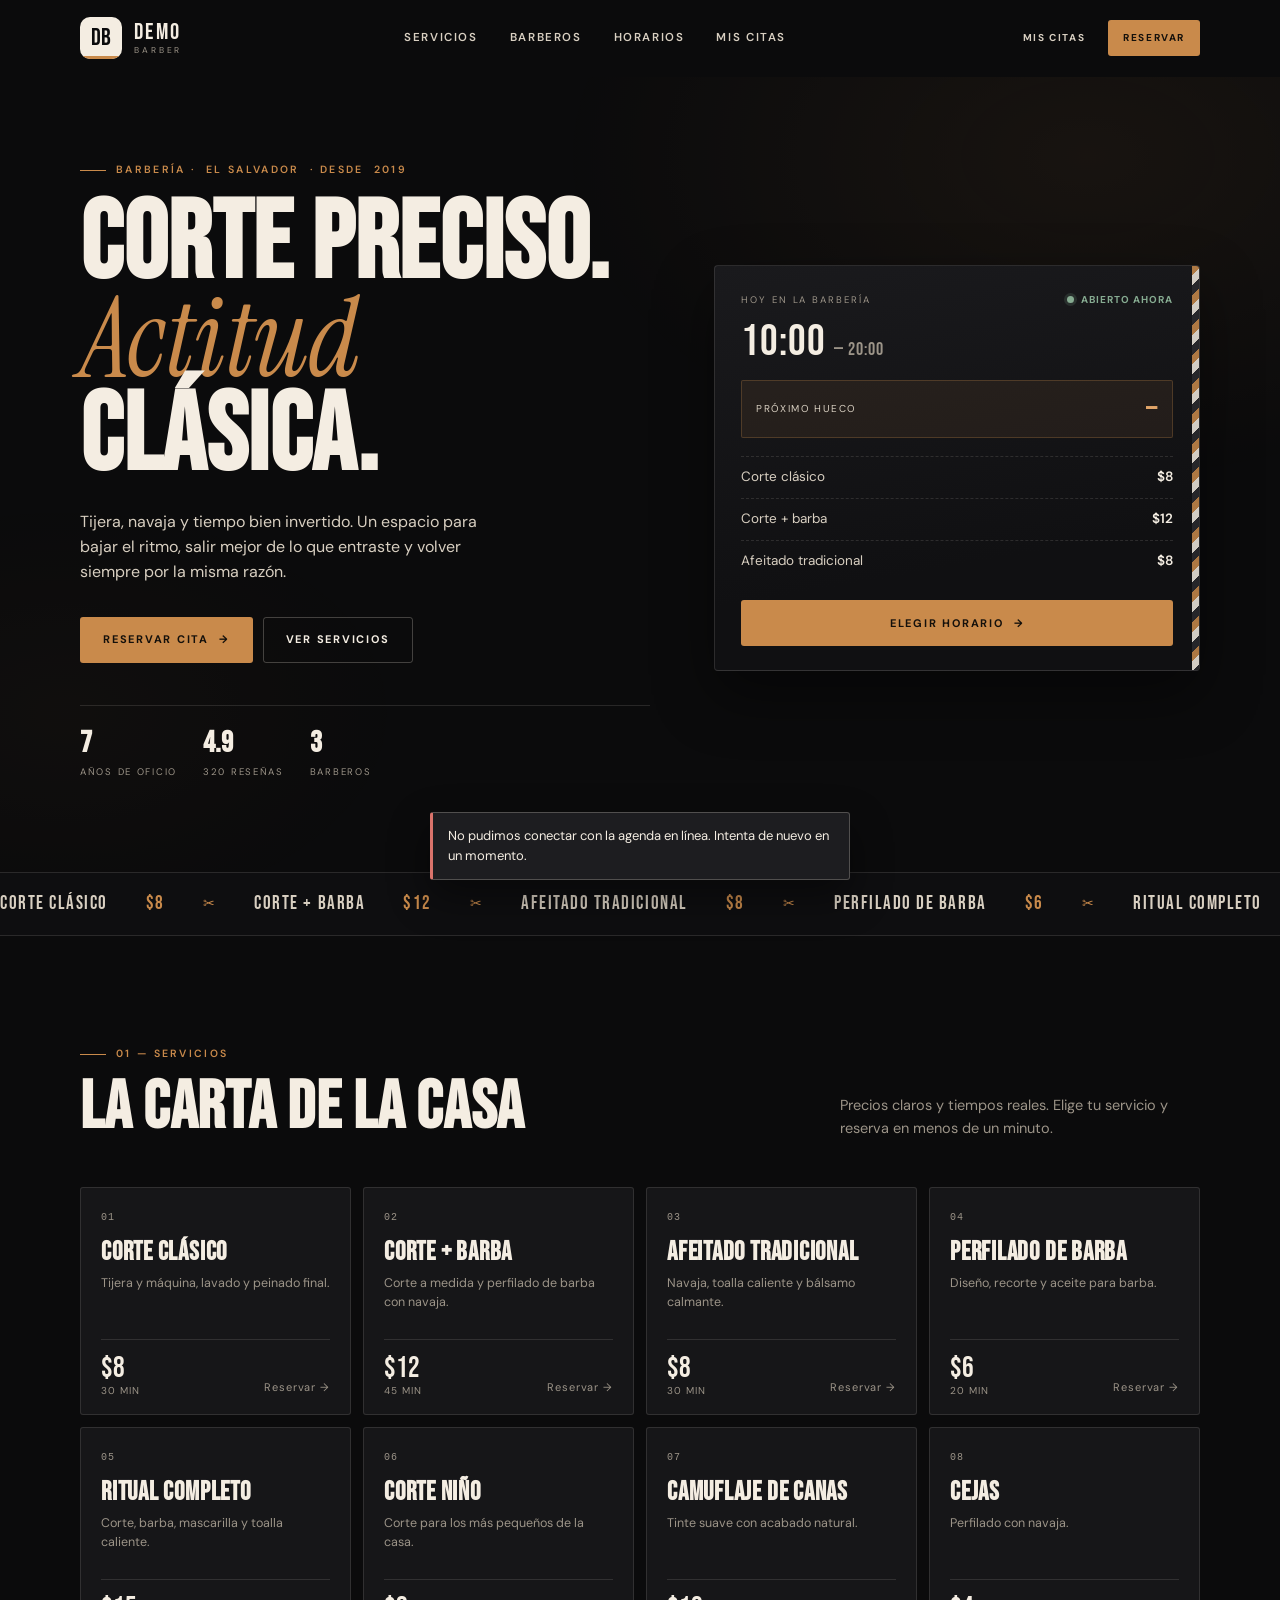
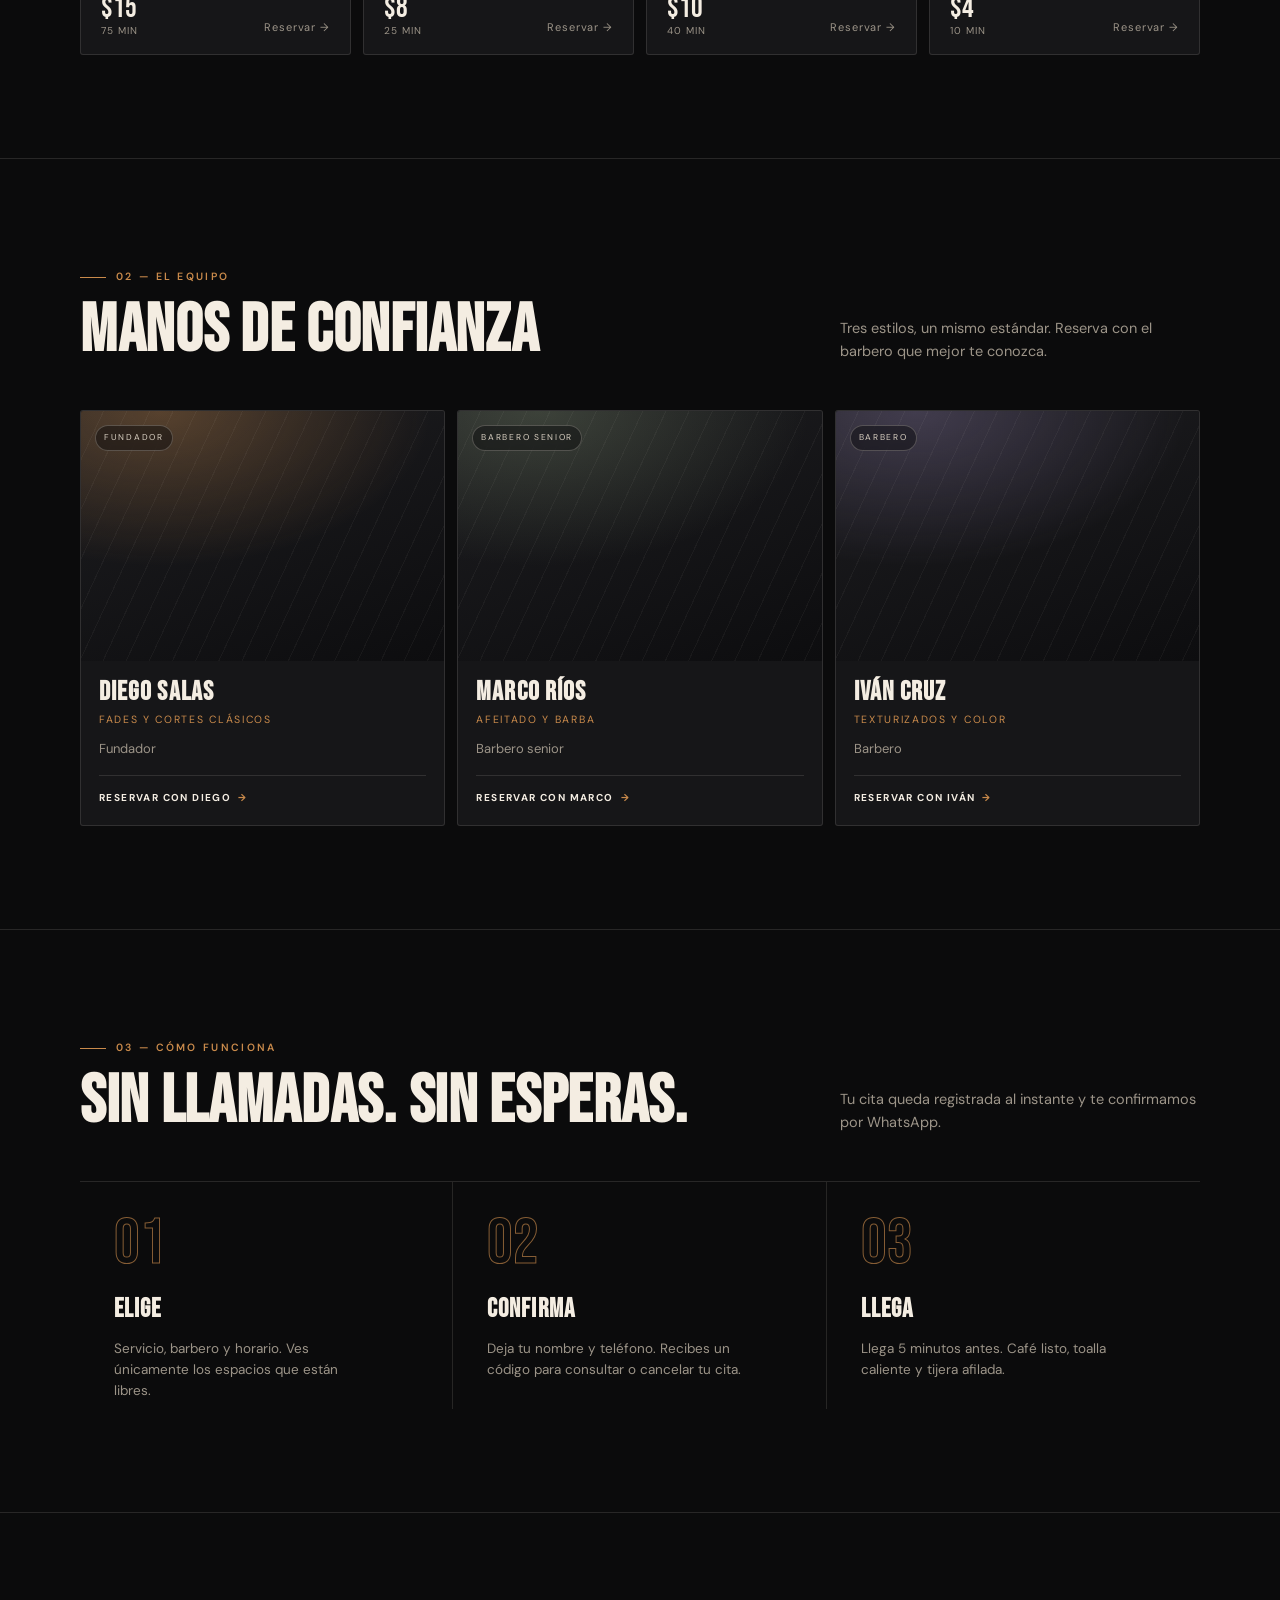
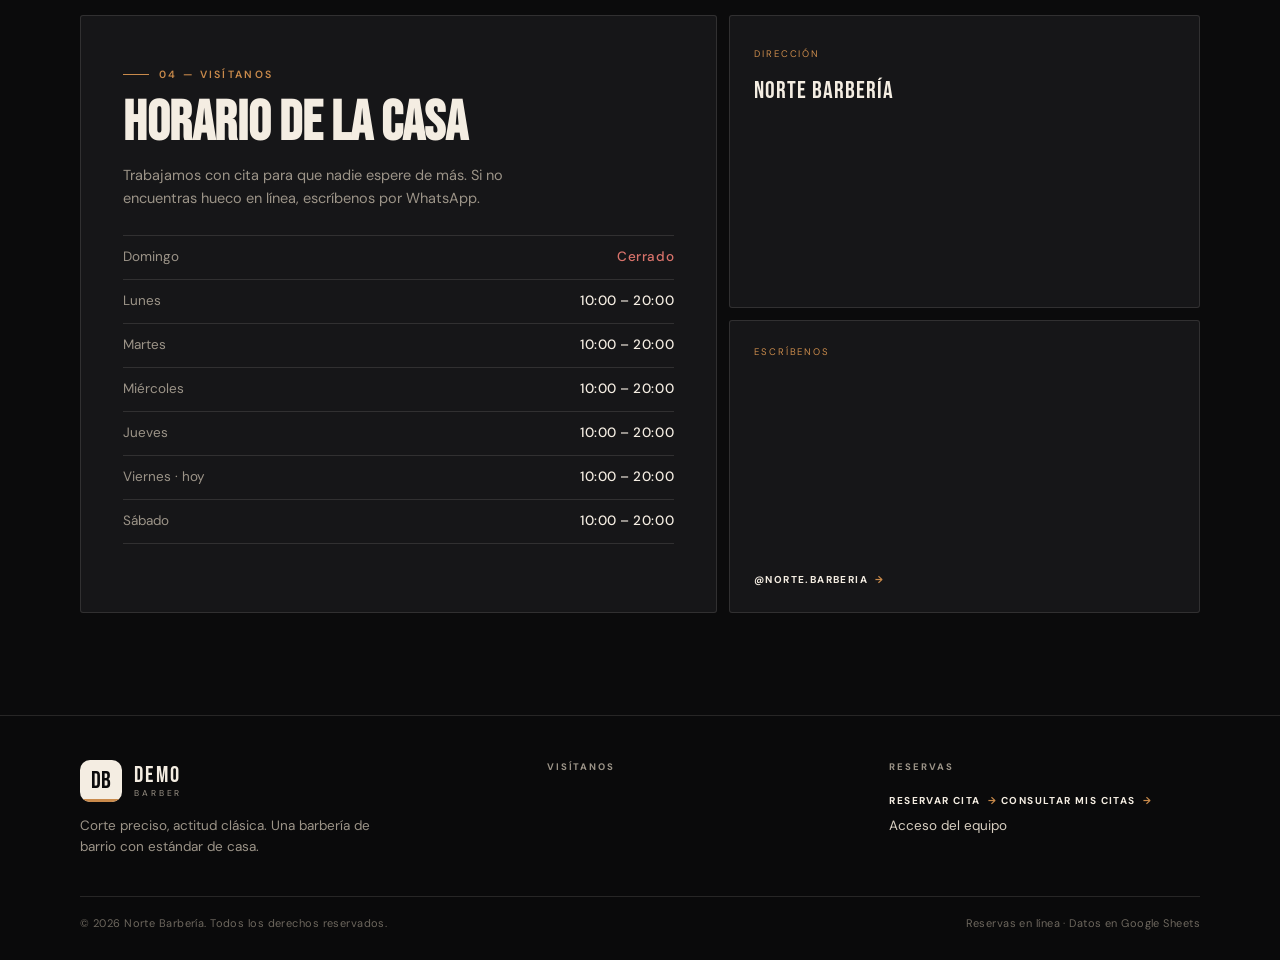
<file: index.html>
<!DOCTYPE html>
<html lang="es">
<head>
  <meta charset="UTF-8">
  <meta name="viewport" content="width=device-width, initial-scale=1, viewport-fit=cover">
  <title>Norte Barbería — Reserva tu cita</title>
  <meta name="description" content="Norte Barbería en El Salvador. Consulta servicios y reserva tu cita en línea.">
  <meta name="theme-color" content="#0b0b0c">
  <link rel="icon" href="assets/favicon.svg" type="image/svg+xml">
  <link rel="preconnect" href="https://fonts.googleapis.com">
  <link rel="preconnect" href="https://fonts.gstatic.com" crossorigin>
  <link href="https://fonts.googleapis.com/css2?family=Bebas+Neue&family=DM+Sans:wght@300;400;500;600;700&family=Instrument+Serif:ital@0;1&display=swap" rel="stylesheet">
  <link rel="stylesheet" href="css/styles.css?v=20261115d">
</head>
<body>
  <a class="sr-only" href="#inicio">Saltar al contenido</a>

  <header class="site-header" id="site-header">
    <div class="container site-header__inner">
      <a class="brand" href="#inicio" aria-label="Norte Barbería, inicio">
        <span class="brand__mark" data-config="monograma" aria-hidden="true">DB</span>
        <span class="brand__text">
          <span class="brand__name" data-config="brand_first">DEMO</span>
          <span class="brand__sub" data-config="brand_second">BARBER</span>
        </span>
      </a>

      <nav class="site-nav" id="site-nav" aria-label="Navegación principal">
        <a class="site-nav__link" href="#servicios">Servicios</a>
        <a class="site-nav__link" href="#barberos">Barberos</a>
        <a class="site-nav__link" href="#horarios">Horarios</a>
        <button class="site-nav__link" type="button" data-open-lookup>Mis citas</button>
      </nav>

      <div class="header-actions">
        <button class="btn btn--ghost btn--sm" type="button" data-open-lookup>Mis citas</button>
        <button class="btn btn--primary btn--sm" type="button" data-open-booking>Reservar</button>
        <button class="nav-toggle" id="nav-toggle" type="button" aria-label="Abrir menú" aria-expanded="false" aria-controls="site-nav">
          <span aria-hidden="true"></span>
        </button>
      </div>
    </div>
  </header>

  <main>
    <!-- HERO -->
    <section class="hero" id="inicio">
      <div class="container hero__grid">
        <div>
          <span class="eyebrow" data-reveal>Barbería · <span data-config="ciudad">El Salvador</span> · desde <span data-config="anio">2019</span></span>
          <h1 class="hero__title" data-reveal>Corte preciso.<br><em>Actitud</em> clásica.</h1>
          <p class="hero__lead" data-reveal>
            Tijera, navaja y tiempo bien invertido. Un espacio para bajar el ritmo,
            salir mejor de lo que entraste y volver siempre por la misma razón.
          </p>
          <div class="hero__actions" data-reveal>
            <button class="btn btn--primary" type="button" data-open-booking>
              Reservar cita <span class="btn__arrow" aria-hidden="true">→</span>
            </button>
            <a class="btn btn--outline" href="#servicios">Ver servicios</a>
          </div>
          <div class="hero__meta" data-reveal>
            <div class="hero__stat"><strong id="stat-years">6</strong><span>Años de oficio</span></div>
            <div class="hero__stat"><strong>4.9</strong><span>320 reseñas</span></div>
            <div class="hero__stat"><strong id="stat-barbers">3</strong><span>Barberos</span></div>
          </div>
        </div>

        <aside class="hero-card" data-reveal aria-label="Estado de la barbería">
          <div class="hero-card__top">
            <span class="hero-card__label">Hoy en la barbería</span>
            <span class="status-dot status-dot--open" id="hero-status">Abierto</span>
          </div>
          <div class="hero-card__hours" id="hero-hours">10:00 <small>— 20:00</small></div>
          <div class="hero-card__next">
            <span>Próximo hueco</span>
            <strong id="hero-next">—</strong>
          </div>
          <div class="hero-card__list" id="hero-services"></div>
          <button class="btn btn--primary btn--block" type="button" data-open-booking>
            Elegir horario <span class="btn__arrow" aria-hidden="true">→</span>
          </button>
        </aside>
      </div>
    </section>

    <!-- TICKER -->
    <div class="ticker" aria-hidden="true">
      <div class="ticker__track" id="ticker-track"></div>
    </div>

    <!-- SERVICIOS -->
    <section class="section" id="servicios">
      <div class="container">
        <div class="section-head">
          <div>
            <span class="eyebrow">01 — Servicios</span>
            <h2>La carta de la casa</h2>
          </div>
          <p>Precios claros y tiempos reales. Elige tu servicio y reserva en menos de un minuto.</p>
        </div>
        <div class="services-grid" id="services-grid" data-reveal></div>
      </div>
    </section>

    <!-- BARBEROS -->
    <section class="section section--line" id="barberos">
      <div class="container">
        <div class="section-head">
          <div>
            <span class="eyebrow">02 — El equipo</span>
            <h2>Manos de confianza</h2>
          </div>
          <p>Tres estilos, un mismo estándar. Reserva con el barbero que mejor te conozca.</p>
        </div>
        <div class="barbers-grid" id="barbers-grid" data-reveal></div>
      </div>
    </section>

    <!-- CÓMO FUNCIONA -->
    <section class="section section--line" id="como-funciona">
      <div class="container">
        <div class="section-head">
          <div>
            <span class="eyebrow">03 — Cómo funciona</span>
            <h2>Sin llamadas. Sin esperas.</h2>
          </div>
          <p>Tu cita queda registrada al instante y te confirmamos por WhatsApp.</p>
        </div>
        <div class="steps" data-reveal>
          <div class="step">
            <div class="step__num">01</div>
            <h3>Elige</h3>
            <p>Servicio, barbero y horario. Ves únicamente los espacios que están libres.</p>
          </div>
          <div class="step">
            <div class="step__num">02</div>
            <h3>Confirma</h3>
            <p>Deja tu nombre y teléfono. Recibes un código para consultar o cancelar tu cita.</p>
          </div>
          <div class="step">
            <div class="step__num">03</div>
            <h3>Llega</h3>
            <p>Llega 5 minutos antes. Café listo, toalla caliente y tijera afilada.</p>
          </div>
        </div>
      </div>
    </section>

    <!-- HORARIOS / CONTACTO -->
    <section class="section section--line" id="horarios">
      <div class="container">
        <div class="contact-grid">
          <div class="contact-panel" data-reveal>
            <span class="eyebrow">04 — Visítanos</span>
            <h2 style="margin-top:14px">Horario de la casa</h2>
            <p>Trabajamos con cita para que nadie espere de más. Si no encuentras hueco en línea, escríbenos por WhatsApp.</p>
            <div class="hours" id="hours-list"></div>
            <div class="contact-actions">
              <a class="btn btn--primary" id="whatsapp-link" href="#" target="_blank" rel="noopener" hidden>
                WhatsApp <span class="btn__arrow" aria-hidden="true">→</span>
              </a>
              <a class="btn btn--outline" id="phone-link" data-config-link="phone" href="#" hidden>Llamar</a>
            </div>
          </div>

          <div class="contact-aside" data-reveal>
            <div class="contact-block" data-contact-address>
              <div>
                <span class="contact-block__label">Dirección</span>
                <div class="contact-block__value" style="margin-top:8px">
                  <strong data-config="nombre_negocio">Norte Barbería</strong>
                  <span data-config="direccion"></span>
                </div>
              </div>
              <a class="link-arrow" data-config-link="maps" href="#" target="_blank" rel="noopener" hidden>Ver en Maps</a>
            </div>
            <div class="contact-block">
              <span class="contact-block__label">Escríbenos</span>
              <div class="contact-block__value">
                <strong data-config="telefono"></strong>
                <span data-config="email"></span>
              </div>
              <a class="link-arrow" data-config-link="instagram" href="https://instagram.com" target="_blank" rel="noopener">@norte.barberia</a>
            </div>
          </div>
        </div>
      </div>
    </section>
  </main>

  <footer class="site-footer">
    <div class="container">
      <div class="footer-grid">
        <div class="footer-brand">
          <a class="brand" href="#inicio" aria-label="Norte Barbería">
            <span class="brand__mark" data-config="monograma" aria-hidden="true">DB</span>
            <span class="brand__text">
              <span class="brand__name" data-config="brand_first">DEMO</span>
              <span class="brand__sub" data-config="brand_second">BARBER</span>
            </span>
          </a>
          <p>Corte preciso, actitud clásica. Una barbería de barrio con estándar de casa.</p>
        </div>
        <div class="footer-col" data-contact-footer>
          <h4>Visítanos</h4>
          <span data-config="direccion"></span>
          <a href="#" data-config-link="phone" hidden></a>
          <a href="#" data-config-link="email" hidden></a>
        </div>
        <div class="footer-col">
          <h4>Reservas</h4>
          <button class="link-arrow" type="button" data-open-booking style="padding:4px 0">Reservar cita</button>
          <button class="link-arrow" type="button" data-open-lookup style="padding:4px 0">Consultar mis citas</button>
          <a href="admin.html">Acceso del equipo</a>
        </div>
      </div>
      <div class="footer-bottom">
      <span>© <span id="year">2026</span> <span data-config="nombre_negocio">Norte Barbería</span>. Todos los derechos reservados.</span>
      <span>Reservas en línea · Datos en Google Sheets</span>
      </div>
    </div>
  </footer>

  <!-- MODAL: RESERVAR -->
  <div class="modal" id="booking-modal" aria-hidden="true">
    <div class="modal__backdrop" data-close-modal></div>
    <div class="modal__dialog" role="dialog" aria-modal="true" aria-labelledby="booking-title">
      <button class="modal__close" type="button" data-close-modal aria-label="Cerrar reserva">
        <svg viewBox="0 0 24 24" fill="none" stroke="currentColor" stroke-width="1.6" aria-hidden="true"><path d="M5 5l14 14M19 5L5 19"/></svg>
      </button>

      <div class="booking">
        <div class="booking__main">
          <div class="stepper" id="booking-stepper">
            <div class="stepper__item" data-step="1"><span class="stepper__bar"></span><span class="stepper__label">Servicio</span></div>
            <div class="stepper__item" data-step="2"><span class="stepper__bar"></span><span class="stepper__label">Día</span></div>
            <div class="stepper__item" data-step="3"><span class="stepper__bar"></span><span class="stepper__label">Hora</span></div>
            <div class="stepper__item" data-step="4"><span class="stepper__bar"></span><span class="stepper__label">Datos</span></div>
          </div>

          <h2 class="booking__title" id="booking-title">Elige tu servicio</h2>
          <p class="booking__sub" id="booking-sub">Precio y duración visibles antes de confirmar.</p>

          <div class="booking__body" id="booking-body"></div>

          <div class="booking__nav" id="booking-nav">
            <button class="btn btn--ghost btn--sm" type="button" id="booking-back">← Atrás</button>
            <span class="booking__nav-total" id="booking-total" aria-live="polite"></span>
            <button class="btn btn--primary btn--sm" type="button" id="booking-next" disabled>Continuar →</button>
          </div>
        </div>

        <aside class="booking__aside">
          <h3>Tu cita</h3>
          <div class="summary" id="booking-summary"></div>
          <p class="summary__note">Sin anticipo. Consulta o cancela tus citas desde “Mis citas” con tu código de cliente, nombre y teléfono.</p>
          <div class="summary__brand" data-config="nombre_negocio">Norte Barbería</div>
        </aside>
      </div>
    </div>
  </div>

  <!-- MODAL: MIS CITAS -->
  <div class="modal" id="lookup-modal" aria-hidden="true">
    <div class="modal__backdrop" data-close-modal></div>
    <div class="modal__dialog modal__dialog--sm" role="dialog" aria-modal="true" aria-labelledby="lookup-title">
      <button class="modal__close" type="button" data-close-modal aria-label="Cerrar consulta">
        <svg viewBox="0 0 24 24" fill="none" stroke="currentColor" stroke-width="1.6" aria-hidden="true"><path d="M5 5l14 14M19 5L5 19"/></svg>
      </button>
      <div class="lookup-panel">
        <span class="eyebrow">Consulta</span>
        <h2 class="booking__title" id="lookup-title" style="margin-top:12px">Mis citas</h2>
        <p class="booking__sub">Ingresa tu código de cliente, nombre y teléfono para ver tu historial y tus próximas citas.</p>
        <form class="lookup-form" id="lookup-form">
          <label class="field"><span class="field__label">Código de cliente</span><input class="input" id="lookup-code" name="codigo_cliente" placeholder="BA-01" autocomplete="off" required></label>
          <label class="field"><span class="field__label">Nombre completo</span><input class="input" id="lookup-name" name="nombre" autocomplete="name" required></label>
          <label class="field"><span class="field__label">Teléfono salvadoreño (8 dígitos)</span><input class="input" id="lookup-phone" name="telefono" type="tel" inputmode="numeric" autocomplete="tel" placeholder="00000000" required></label>
          <button class="btn btn--primary" type="submit">Ver mis citas</button>
        </form>
        <div id="lookup-results" aria-live="polite"></div>
      </div>
    </div>
  </div>

  <script src="js/config.js?v=20261115d"></script>
  <script src="js/ui.js?v=20261115d"></script>
  <script src="js/store.js?v=20261115d"></script>
  <script src="js/app.js?v=20261115e"></script>
</body>
</html>
</file>
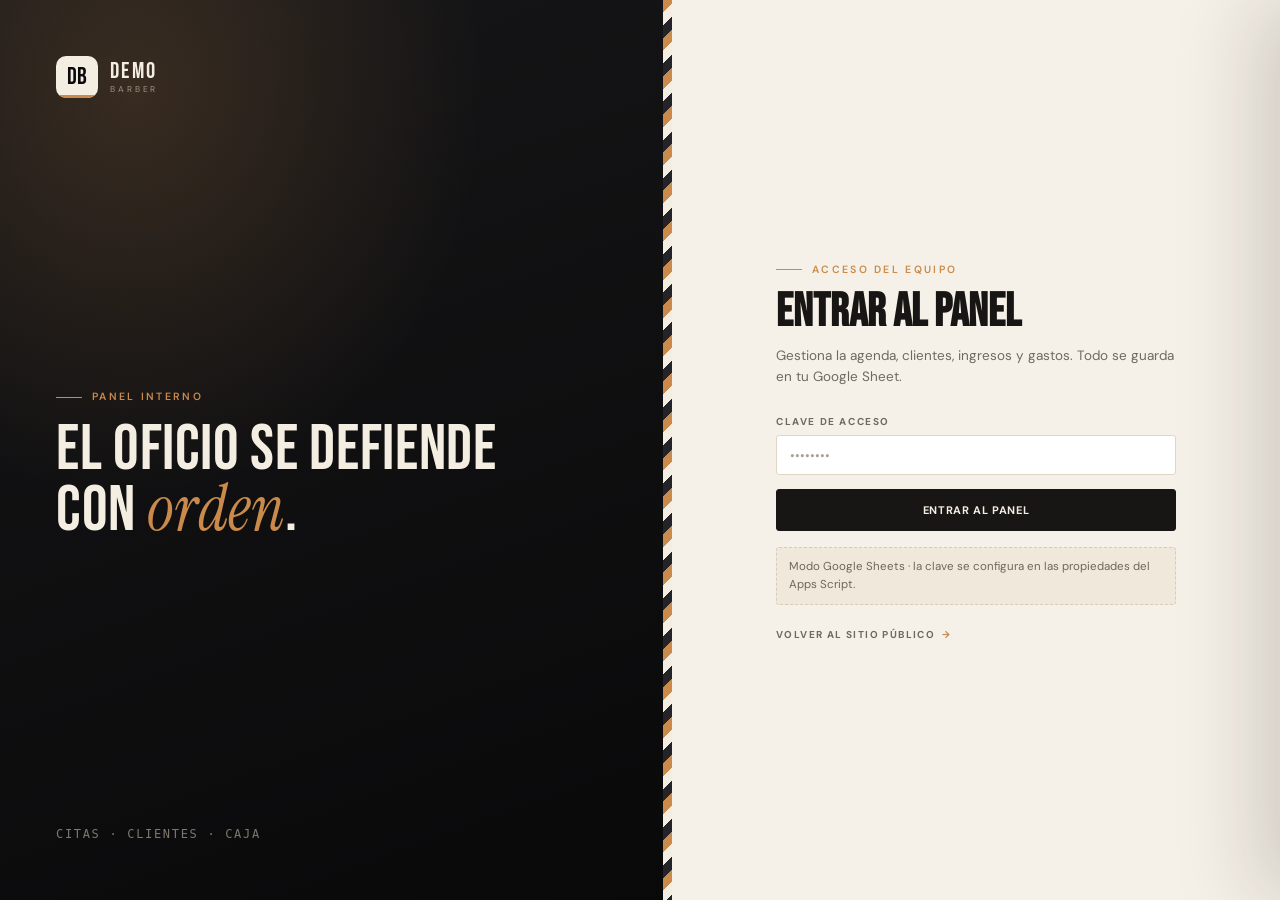
<file: admin.html>
<!DOCTYPE html>
<html lang="es">
<head>
  <meta charset="UTF-8">
  <meta name="viewport" content="width=device-width, initial-scale=1, viewport-fit=cover">
  <title>Panel del equipo — Norte Barbería</title>
  <meta name="robots" content="noindex, nofollow">
  <meta name="theme-color" content="#121214">
  <link rel="icon" href="assets/favicon.svg" type="image/svg+xml">
  <link rel="preconnect" href="https://fonts.googleapis.com">
  <link rel="preconnect" href="https://fonts.gstatic.com" crossorigin>
  <link href="https://fonts.googleapis.com/css2?family=Bebas+Neue&family=DM+Sans:wght@300;400;500;600;700&family=Instrument+Serif:ital@0;1&display=swap" rel="stylesheet">
  <link rel="stylesheet" href="css/styles.css?v=20261115d">
</head>
<body class="admin-body">

  <!-- LOGIN -->
  <div class="login" id="login-screen">
    <div class="login__brand">
      <a class="brand" href="index.html" style="color:var(--cream)">
        <span class="brand__mark" aria-hidden="true">DB</span>
        <span class="brand__text">
          <span class="brand__name">DEMO</span>
          <span class="brand__sub">BARBER</span>
        </span>
      </a>
      <div>
        <div class="eyebrow" style="margin-bottom:16px">Panel interno</div>
        <div class="login__quote">El oficio se defiende<br>con <em>orden</em>.</div>
      </div>
      <div class="mono" style="color:#7d776d;letter-spacing:.14em">CITAS · CLIENTES · CAJA</div>
    </div>

    <div class="login__panel">
      <div class="login__card">
        <span class="eyebrow">Acceso del equipo</span>
        <h1>Entrar al panel</h1>
        <p>Gestiona la agenda, clientes, ingresos y gastos. Todo se guarda en tu Google Sheet.</p>
        <form class="login__form" id="login-form">
          <div class="field">
            <label for="login-key">Clave de acceso</label>
            <input class="input" id="login-key" name="key" type="password" autocomplete="current-password" placeholder="••••••••" required>
          </div>
          <button class="btn-admin btn-admin--primary" type="submit" style="min-height:42px">Entrar al panel</button>
        </form>
        <div class="login__hint" id="login-hint"></div>
        <div style="margin-top:18px">
          <a class="link-arrow" href="index.html" style="color:#6f6a60">Volver al sitio público</a>
        </div>
      </div>
    </div>
  </div>

  <!-- PANEL -->
  <div class="admin-shell" id="admin-shell" hidden>
    <aside class="sidebar" id="sidebar">
      <div class="sidebar__brand">
        <span class="brand__mark" aria-hidden="true">DB</span>
        <span class="brand__text">
          <span class="brand__name">DEMO</span>
          <span class="brand__sub" style="color:#7d776d">ADMIN</span>
        </span>
      </div>

      <nav class="sidebar__nav" aria-label="Secciones del panel">
        <div class="sidebar__group">Operación</div>
        <button class="sidebar__link" type="button" data-view="resumen">
          <svg viewBox="0 0 24 24" fill="none" stroke="currentColor" stroke-width="1.6"><rect x="3" y="3" width="7" height="7" rx="1"/><rect x="14" y="3" width="7" height="7" rx="1"/><rect x="3" y="14" width="7" height="7" rx="1"/><rect x="14" y="14" width="7" height="7" rx="1"/></svg>
          Resumen
        </button>
        <button class="sidebar__link" type="button" data-view="promedios">
          <svg viewBox="0 0 24 24" fill="none" stroke="currentColor" stroke-width="1.6"><path d="M4 20V10M10 20V4M16 20v-7M22 20H2"/></svg>
          Promedios
        </button>
        <button class="sidebar__link" type="button" data-view="citas">
          <svg viewBox="0 0 24 24" fill="none" stroke="currentColor" stroke-width="1.6"><rect x="3" y="5" width="18" height="16" rx="2"/><path d="M8 3v4M16 3v4M3 11h18"/></svg>
          Citas <span class="badge-count" id="badge-citas">0</span>
        </button>
        <button class="sidebar__link" type="button" data-view="clientes">
          <svg viewBox="0 0 24 24" fill="none" stroke="currentColor" stroke-width="1.6"><circle cx="9" cy="8" r="3.2"/><path d="M3.5 20c0-3.3 2.5-5.5 5.5-5.5s5.5 2.2 5.5 5.5"/><path d="M16 5.2a3.2 3.2 0 0 1 0 5.9M17 14.7c2 .6 3.5 2.4 3.5 5.3"/></svg>
          Clientes
        </button>

        <div class="sidebar__group">Dinero</div>
        <button class="sidebar__link" type="button" data-view="ingresos">
          <svg viewBox="0 0 24 24" fill="none" stroke="currentColor" stroke-width="1.6"><path d="M4 17l6-6 4 4 6-8"/><path d="M14 7h6v6"/></svg>
          Ingresos
        </button>
        <button class="sidebar__link" type="button" data-view="gastos">
          <svg viewBox="0 0 24 24" fill="none" stroke="currentColor" stroke-width="1.6"><path d="M4 7l6 6 4-4 6 8"/><path d="M14 17h6v-6"/></svg>
          Gastos
        </button>

        <div class="sidebar__group">Catálogo</div>
        <button class="sidebar__link" type="button" data-view="barberos">
          <svg viewBox="0 0 24 24" fill="none" stroke="currentColor" stroke-width="1.6"><circle cx="6" cy="6" r="2.6"/><circle cx="6" cy="18" r="2.6"/><path d="M8.4 7.6L20 18M8.4 16.4L20 6"/></svg>
          Barberos
        </button>
        <button class="sidebar__link" type="button" data-view="servicios">
          <svg viewBox="0 0 24 24" fill="none" stroke="currentColor" stroke-width="1.6"><path d="M4 6h16M4 12h16M4 18h10"/></svg>
          Servicios
        </button>
        <button class="sidebar__link" type="button" data-view="ajustes">
          <svg viewBox="0 0 24 24" fill="none" stroke="currentColor" stroke-width="1.6"><circle cx="12" cy="12" r="3"/><path d="M19.4 15a1.7 1.7 0 0 0 .34 1.88l.06.06a2 2 0 1 1-2.83 2.83l-.06-.06a1.7 1.7 0 0 0-1.88-.34 1.7 1.7 0 0 0-1 1.55V21a2 2 0 1 1-4 0v-.09A1.7 1.7 0 0 0 9 19.36a1.7 1.7 0 0 0-1.88.34l-.06.06a2 2 0 1 1-2.83-2.83l.06-.06A1.7 1.7 0 0 0 4.63 15a1.7 1.7 0 0 0-1.55-1H3a2 2 0 1 1 0-4h.09A1.7 1.7 0 0 0 4.64 9a1.7 1.7 0 0 0-.34-1.88l-.06-.06a2 2 0 1 1 2.83-2.83l.06.06A1.7 1.7 0 0 0 9 4.63h.01a1.7 1.7 0 0 0 1-1.55V3a2 2 0 1 1 4 0v.09a1.7 1.7 0 0 0 1 1.55 1.7 1.7 0 0 0 1.88-.34l.06-.06a2 2 0 1 1 2.83 2.83l-.06.06A1.7 1.7 0 0 0 19.37 9v.01a1.7 1.7 0 0 0 1.55 1H21a2 2 0 1 1 0 4h-.09a1.7 1.7 0 0 0-1.55 1z"/></svg>
          Ajustes
        </button>
      </nav>

      <div class="sidebar__foot">
        <div class="sidebar__user"><span class="status-dot status-dot--open">Sesión activa</span></div>
        <button class="sidebar__link" type="button" id="logout-btn">
          <svg viewBox="0 0 24 24" fill="none" stroke="currentColor" stroke-width="1.6"><path d="M15 4h3a2 2 0 0 1 2 2v12a2 2 0 0 1-2 2h-3"/><path d="M10 17l-5-5 5-5M5 12h11"/></svg>
          Cerrar sesión
        </button>
        <a class="sidebar__link" href="barbero.html">
          <svg viewBox="0 0 24 24" fill="none" stroke="currentColor" stroke-width="1.6"><circle cx="12" cy="8" r="3.4"/><path d="M5 20c0-3.6 3-6.2 7-6.2s7 2.6 7 6.2"/></svg>
          Panel de barberos
        </a>
        <a class="sidebar__link" href="index.html">
          <svg viewBox="0 0 24 24" fill="none" stroke="currentColor" stroke-width="1.6"><path d="M14 3h7v7"/><path d="M10 14L21 3"/><path d="M21 14v5a2 2 0 0 1-2 2H5a2 2 0 0 1-2-2V5a2 2 0 0 1 2-2h5"/></svg>
          Ver sitio público
        </a>
      </div>
    </aside>
    <div class="sidebar-backdrop" id="sidebar-backdrop"></div>

    <div class="admin-main">
      <header class="topbar">
        <div class="topbar__left">
          <button class="icon-btn menu-btn" type="button" id="menu-btn" aria-label="Abrir menú">
            <svg viewBox="0 0 24 24" fill="none" stroke="currentColor" stroke-width="1.8"><path d="M3 6h18M3 12h18M3 18h18"/></svg>
          </button>
          <span class="topbar__title" id="topbar-title">Resumen</span>
        </div>
        <div class="topbar__right">
          <button class="icon-btn" type="button" id="admin-refresh" title="Actualizar datos" aria-label="Actualizar datos">
            <svg viewBox="0 0 24 24" fill="none" stroke="currentColor" stroke-width="1.8"><path d="M20 7v5h-5"/><path d="M19 12a7 7 0 1 1-2-5l3 5"/></svg>
          </button>
          <span class="mode-chip" id="mode-chip">Demo funcional</span>
          <span class="mono muted" id="today-label" style="display:none">—</span>
        </div>
      </header>

      <main class="view" id="view"></main>
    </div>
  </div>

  <!-- DRAWER CLIENTE -->
  <div class="drawer-backdrop" id="drawer-backdrop"></div>
  <aside class="drawer" id="client-drawer" aria-hidden="true" aria-label="Detalle del cliente">
    <div class="drawer__head">
      <div>
        <span class="eyebrow eyebrow--plain" style="color:#8a6a3d">Cliente</span>
        <h3 id="drawer-name" style="margin-top:6px">—</h3>
        <p id="drawer-phone" class="mono" style="color:#6f6a60;margin-top:4px">—</p>
      </div>
      <button class="icon-btn" type="button" id="drawer-close" aria-label="Cerrar detalle">
        <svg viewBox="0 0 24 24" fill="none" stroke="currentColor" stroke-width="1.6"><path d="M5 5l14 14M19 5L5 19"/></svg>
      </button>
    </div>
    <div class="drawer__body" id="drawer-body"></div>
    <div class="drawer__foot" id="drawer-foot"></div>
  </aside>

  <div id="modal-root"></div>

  <div class="barbero-loading" id="sheets-loading" role="status" aria-live="polite" aria-atomic="true" hidden>
    <div class="barbero-loading__animation" id="sheets-loading-animation" aria-hidden="true"></div>
    <span id="sheets-loading-label">Cargando…</span>
  </div>

  <script src="js/config.js?v=20261115d"></script>
  <script src="js/ui.js?v=20261115d"></script>
  <script src="js/store.js?v=20261115d"></script>
  <script src="js/calendar.js?v=20261115"></script>
  <script src="assets/vendor/lottie.min.js"></script>
  <script src="js/sheets-loading.js?v=20261115"></script>
  <script src="js/admin.js?v=20261115d"></script>
</body>
</html>
</file>
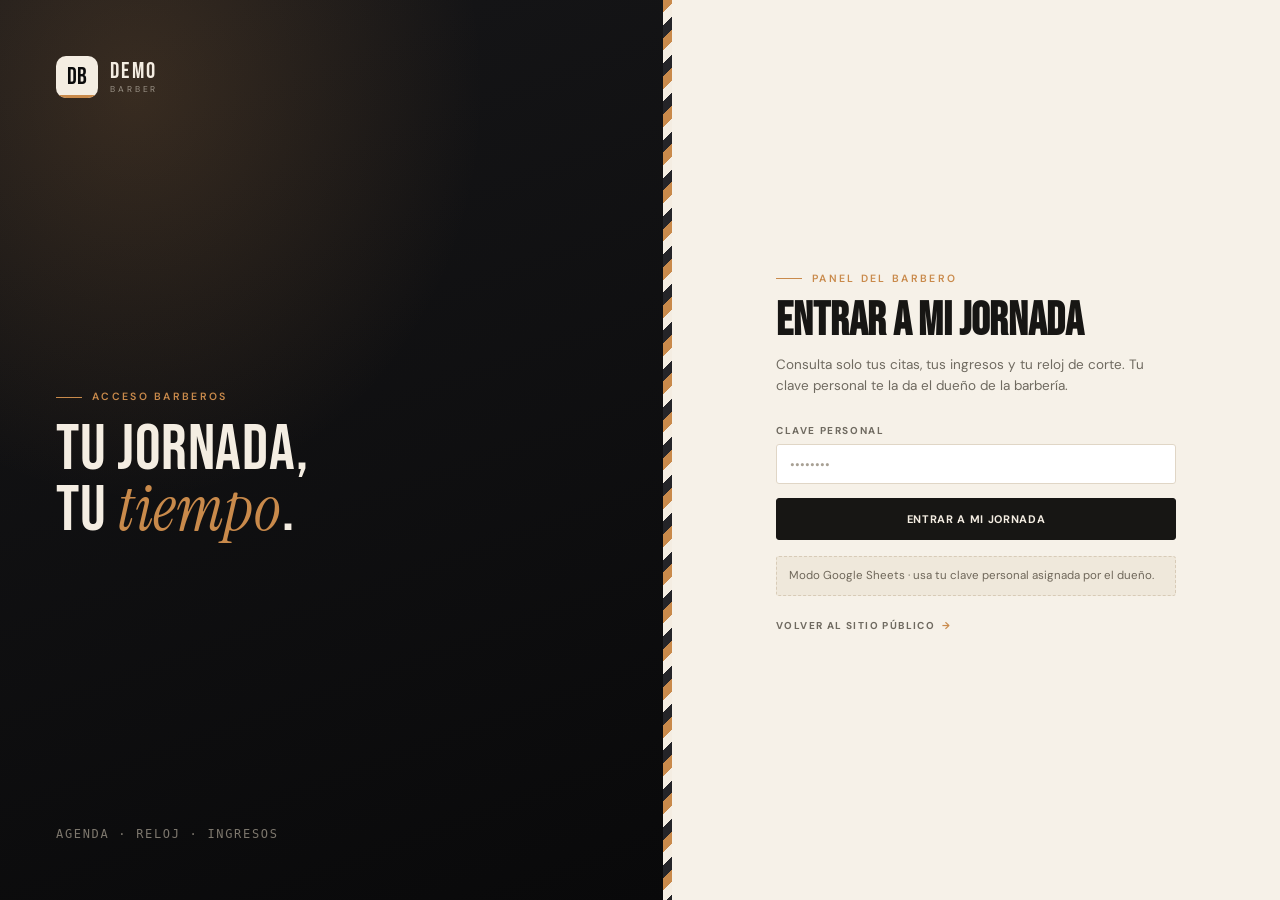
<file: barbero.html>
<!DOCTYPE html>
<html lang="es">
<head>
  <meta charset="UTF-8">
  <meta name="viewport" content="width=device-width, initial-scale=1, viewport-fit=cover">
  <title>Mi jornada — Norte Barbería</title>
  <meta name="robots" content="noindex, nofollow">
  <meta name="theme-color" content="#121214">
  <link rel="icon" href="assets/favicon.svg" type="image/svg+xml">
  <link rel="preconnect" href="https://fonts.googleapis.com">
  <link rel="preconnect" href="https://fonts.gstatic.com" crossorigin>
  <link href="https://fonts.googleapis.com/css2?family=Bebas+Neue&family=DM+Sans:wght@300;400;500;600;700&family=Instrument+Serif:ital@0;1&display=swap" rel="stylesheet">
  <link rel="stylesheet" href="css/styles.css?v=20261115d">
</head>
<body class="admin-body">

  <!-- LOGIN -->
  <div class="login" id="barbero-login">
    <div class="login__brand">
      <a class="brand" href="index.html" style="color:var(--cream)">
        <span class="brand__mark" aria-hidden="true">DB</span>
        <span class="brand__text">
          <span class="brand__name">DEMO</span>
          <span class="brand__sub">BARBER</span>
        </span>
      </a>
      <div>
        <div class="eyebrow" style="margin-bottom:16px">Acceso barberos</div>
        <div class="login__quote">Tu jornada,<br>tu <em>tiempo</em>.</div>
      </div>
      <div class="mono" style="color:#7d776d;letter-spacing:.14em">AGENDA · RELOJ · INGRESOS</div>
    </div>

    <div class="login__panel">
      <div class="login__card">
        <span class="eyebrow">Panel del barbero</span>
        <h1>Entrar a mi jornada</h1>
        <p>Consulta solo tus citas, tus ingresos y tu reloj de corte. Tu clave personal te la da el dueño de la barbería.</p>
        <form class="login__form" id="barbero-login-form">
          <div class="field">
            <label for="barbero-key">Clave personal</label>
            <input class="input" id="barbero-key" name="clave" type="password" autocomplete="current-password" placeholder="••••••••" required>
          </div>
          <button class="btn-admin btn-admin--primary" type="submit" style="min-height:42px">Entrar a mi jornada</button>
        </form>
        <div class="login__hint" id="barbero-hint"></div>
        <div style="margin-top:18px">
          <a class="link-arrow" href="index.html" style="color:#6f6a60">Volver al sitio público</a>
        </div>
      </div>
    </div>
  </div>

  <!-- PANEL -->
  <div class="barbero-shell" id="barbero-shell" hidden>
    <div class="admin-main">
      <header class="topbar">
        <div class="topbar__left">
          <a class="barbero-brand" href="index.html" aria-label="Norte Barbería">
            <span class="brand__mark" aria-hidden="true">DB</span>
            <span class="brand__text">
              <span class="brand__name">DEMO</span>
              <span class="brand__sub">MI JORNADA</span>
            </span>
          </a>
          <span class="barbero-who">
            <span class="barbero-who__name" id="barbero-name">—</span>
            <span class="barbero-who__role" id="barbero-role">—</span>
          </span>
        </div>
        <div class="topbar__right">
          <span class="barbero-live-chip" id="barbero-live-chip" hidden><i class="dot-live dot-live--busy"></i> En vivo</span>
          <span class="barbero-sync" id="barbero-sync">—</span>
          <button class="icon-btn" type="button" id="barbero-refresh" title="Actualizar ahora" aria-label="Actualizar ahora">
            <svg viewBox="0 0 24 24" fill="none" stroke="currentColor" stroke-width="1.7"><path d="M20 11a8 8 0 1 0-2.3 6.7"/><path d="M20 4v7h-7"/></svg>
          </button>
          <button class="icon-btn" type="button" id="barbero-logout" title="Cerrar sesión" aria-label="Cerrar sesión">
            <svg viewBox="0 0 24 24" fill="none" stroke="currentColor" stroke-width="1.6"><path d="M15 4h3a2 2 0 0 1 2 2v12a2 2 0 0 1-2 2h-3"/><path d="M10 17l-5-5 5-5M5 12h11"/></svg>
          </button>
        </div>
      </header>

      <main class="view" id="barbero-view"></main>
    </div>
  </div>

  <div id="modal-root"></div>

  <div class="barbero-loading" id="sheets-loading" role="status" aria-live="polite" aria-atomic="true" hidden>
    <div class="barbero-loading__animation" id="sheets-loading-animation" aria-hidden="true"></div>
    <span id="sheets-loading-label">Cargando…</span>
  </div>

  <script src="js/config.js?v=20261115d"></script>
  <script src="js/ui.js?v=20261115d"></script>
  <script src="js/store.js?v=20261115d"></script>
  <script src="js/calendar.js?v=20261115"></script>
  <script src="assets/vendor/lottie.min.js"></script>
  <script src="js/sheets-loading.js?v=20261115"></script>
  <script src="js/barbero.js?v=20261115d"></script>
</body>
</html>
</file>
<file: css/styles.css>
/* ============================================================
   NORTE BARBERÍA — Hoja de estilos
   1. Tokens        5. Cabecera / hero
   2. Base          6. Secciones públicas
   3. Componentes   7. Reservas / modales
   4. Utilidades    8. Panel de administración
   ============================================================ */

[hidden] { display: none !important; }

/* ---------- 1. Tokens ---------- */
:root {
  --ink: #0b0b0c;
  --ink-2: #111113;
  --surface: #161618;
  --surface-2: #1d1d20;
  --cream: #f4ede2;
  --cream-dim: #d8cfc1;
  --muted: #9c9488;
  --copper: #c98a4b;
  --copper-bright: #e0a468;
  --green: #86ab91;
  --red: #d9736b;
  --line: rgba(244, 237, 226, 0.12);
  --line-strong: rgba(244, 237, 226, 0.24);

  --font-display: "Bebas Neue", "Arial Narrow", Impact, sans-serif;
  --font-body: "DM Sans", ui-sans-serif, system-ui, -apple-system, "Segoe UI", sans-serif;
  --font-serif: "Instrument Serif", Georgia, "Times New Roman", serif;
  --font-mono: ui-monospace, "SFMono-Regular", Menlo, Consolas, monospace;

  --radius: 3px;
  --shadow: 0 24px 60px rgba(0, 0, 0, 0.45);
  --container: 1200px;

  /* Panel admin (tema claro) */
  --paper: #f6f1e8;
  --paper-2: #fbf8f2;
  --card: #ffffff;
  --admin-ink: #171614;
  --admin-muted: #6f6a60;
  --admin-line: #e5dccd;
  --admin-side: #121214;
}

/* ---------- 2. Base ---------- */
*,
*::before,
*::after { box-sizing: border-box; }

html { -webkit-text-size-adjust: 100%; scroll-behavior: smooth; }

body {
  margin: 0;
  background: var(--ink);
  color: var(--cream);
  font-family: var(--font-body);
  font-size: 16px;
  line-height: 1.55;
  -webkit-font-smoothing: antialiased;
}

body.no-scroll { overflow: hidden; }

img, svg { display: block; max-width: 100%; }
a { color: inherit; text-decoration: none; }
button { font: inherit; color: inherit; }
h1, h2, h3, h4, p { margin: 0; }
ul { margin: 0; padding: 0; list-style: none; }

::selection { background: var(--copper); color: var(--ink); }

:focus-visible {
  outline: 2px solid var(--copper-bright);
  outline-offset: 3px;
}

::-webkit-scrollbar { width: 10px; height: 10px; }
::-webkit-scrollbar-track { background: var(--ink); }
::-webkit-scrollbar-thumb { background: #333; border-radius: 20px; border: 2px solid var(--ink); }

/* ---------- 3. Componentes ---------- */
.container {
  width: 100%;
  max-width: var(--container);
  margin-inline: auto;
  padding-inline: clamp(18px, 4vw, 40px);
}

.eyebrow {
  display: inline-flex;
  align-items: center;
  gap: 10px;
  font-size: 10.5px;
  font-weight: 600;
  letter-spacing: 0.22em;
  text-transform: uppercase;
  color: var(--copper);
}
.eyebrow::before {
  content: "";
  width: 26px;
  height: 1px;
  background: var(--copper);
}
.eyebrow--plain::before { display: none; }

.btn {
  display: inline-flex;
  align-items: center;
  justify-content: center;
  gap: 10px;
  min-height: 46px;
  padding: 0 22px;
  border: 1px solid transparent;
  border-radius: var(--radius);
  background: transparent;
  font-size: 11px;
  font-weight: 700;
  letter-spacing: 0.16em;
  text-transform: uppercase;
  cursor: pointer;
  transition: transform 0.18s ease, background 0.18s ease, border-color 0.18s ease, color 0.18s ease;
  white-space: nowrap;
}
.btn:hover { transform: translateY(-1px); }
.btn:active { transform: translateY(0); }
.btn:disabled { opacity: 0.45; cursor: not-allowed; transform: none; }

.btn--primary { background: var(--copper); color: #14100b; }
.btn--primary:hover { background: var(--copper-bright); }

.btn--outline { border-color: var(--line-strong); color: var(--cream); }
.btn--outline:hover { border-color: var(--cream); background: rgba(244, 237, 226, 0.05); }

.btn--ghost { color: var(--cream-dim); padding-inline: 14px; }
.btn--ghost:hover { color: var(--cream); background: rgba(244, 237, 226, 0.06); }

.btn--sm { min-height: 36px; padding: 0 14px; font-size: 10px; }
.btn--block { width: 100%; }

.btn__arrow { transition: transform 0.18s ease; }
.btn:hover .btn__arrow { transform: translateX(3px); }

.field { display: flex; flex-direction: column; gap: 6px; }
.field label,
.field__label {
  font-size: 10px;
  font-weight: 700;
  letter-spacing: 0.16em;
  text-transform: uppercase;
  color: var(--muted);
}
.input,
.select,
.textarea {
  width: 100%;
  min-height: 46px;
  padding: 0 13px;
  border: 1px solid var(--line);
  border-radius: var(--radius);
  background: rgba(244, 237, 226, 0.03);
  color: var(--cream);
  font-family: inherit;
  font-size: 14.5px;
  transition: border-color 0.16s ease, background 0.16s ease;
}
.textarea { padding: 12px 13px; min-height: 96px; resize: vertical; }
.input::placeholder, .textarea::placeholder { color: #6d675e; }
.input:focus, .select:focus, .textarea:focus {
  outline: none;
  border-color: var(--copper);
  background: rgba(244, 237, 226, 0.06);
}
.select { appearance: none; background-image: linear-gradient(45deg, transparent 50%, var(--muted) 50%), linear-gradient(135deg, var(--muted) 50%, transparent 50%); background-position: calc(100% - 18px) 20px, calc(100% - 13px) 20px; background-size: 5px 5px; background-repeat: no-repeat; padding-right: 34px; }
.select option { background: var(--surface); color: var(--cream); }
.field__error { font-size: 12px; color: var(--red); min-height: 0; }
.input[aria-invalid="true"], .textarea[aria-invalid="true"] { border-color: var(--red); }

.form-grid { display: grid; grid-template-columns: 1fr 1fr; gap: 14px; }
.field--full { grid-column: 1 / -1; }
.field-hint { font-size: 12px; color: var(--muted); }
.field-hint--success { color: #8fc69a; }
.field-hint--error { color: #e28d85; }
.returning-client { margin-top: 18px; padding: 14px; border: 1px solid var(--line); border-radius: var(--radius); }
.returning-client__form { margin-top: 14px; }
.returning-client__form[hidden] { display: none; }
.returning-client__form .field__label { font-size: 10px; font-weight: 700; letter-spacing: .12em; text-transform: uppercase; color: var(--muted); }
.client-history-head { display: flex; justify-content: space-between; align-items: center; gap: 12px; margin-top: 20px; padding: 14px; border: 1px solid var(--line); border-radius: var(--radius); }
.client-history-head h3 { margin-top: 5px; font-family: var(--font-display); font-size: 22px; font-weight: 400; text-transform: uppercase; }
.client-history-head > span { color: var(--muted); font-size: 12px; }

/* ---------- 4. Utilidades ---------- */
.section { padding-block: clamp(64px, 8vw, 104px); }
section[id] { scroll-margin-top: 92px; }
.section--tight { padding-block: clamp(48px, 6vw, 72px); }
.section--line { border-top: 1px solid var(--line); }
.section-head {
  display: flex;
  justify-content: space-between;
  align-items: flex-end;
  gap: clamp(20px, 4vw, 56px);
  margin-bottom: clamp(28px, 4vw, 48px);
  flex-wrap: wrap;
}
.section-head h2 {
  font-family: var(--font-display);
  font-size: clamp(42px, 5.4vw, 68px);
  line-height: 0.92;
  letter-spacing: 0.01em;
  text-transform: uppercase;
  margin-top: 14px;
}
.section-head p { max-width: 360px; color: var(--muted); font-size: 14.5px; }
.sr-only {
  position: absolute; width: 1px; height: 1px; padding: 0; margin: -1px;
  overflow: hidden; clip: rect(0, 0, 0, 0); white-space: nowrap; border: 0;
}
.mono { font-family: var(--font-mono); font-size: 12px; letter-spacing: 0.04em; }
.muted { color: var(--muted); }
.copper { color: var(--copper); }

[data-reveal] {
  opacity: 0;
  transform: translateY(18px);
  transition: opacity 0.7s cubic-bezier(0.22, 1, 0.36, 1), transform 0.7s cubic-bezier(0.22, 1, 0.36, 1);
}
[data-reveal].is-visible { opacity: 1; transform: none; }

/* ---------- 5. Cabecera / hero ---------- */
.site-header {
  position: sticky;
  top: 0;
  z-index: 50;
  border-bottom: 1px solid transparent;
  transition: background 0.25s ease, border-color 0.25s ease, backdrop-filter 0.25s ease;
}
.site-header.is-scrolled {
  background: rgba(11, 11, 12, 0.86);
  backdrop-filter: blur(14px);
  border-bottom-color: var(--line);
}
.site-header__inner {
  display: flex;
  align-items: center;
  justify-content: space-between;
  gap: 20px;
  min-height: 76px;
}
.brand { display: inline-flex; align-items: center; gap: 12px; }
.brand__mark {
  width: 42px; height: 42px;
  display: grid; place-items: center;
  border-radius: 10px;
  background: var(--cream);
  color: var(--ink);
  font-family: var(--font-display);
  font-size: 24px;
  letter-spacing: 0.02em;
  position: relative;
  overflow: hidden;
  flex: none;
}
.brand__mark::after {
  content: "";
  position: absolute; left: 0; right: 0; bottom: 0; height: 3px;
  background: var(--copper);
}
.brand__text { display: flex; flex-direction: column; line-height: 1; }
.brand__name {
  font-family: var(--font-display);
  font-size: 23px;
  letter-spacing: 0.1em;
}
.brand__sub {
  font-size: 8.5px;
  letter-spacing: 0.34em;
  color: var(--muted);
  margin-top: 3px;
}
.site-nav { display: flex; align-items: center; gap: 4px; }
.site-nav__link {
  padding: 10px 14px;
  font-size: 11.5px;
  font-weight: 600;
  letter-spacing: 0.14em;
  text-transform: uppercase;
  color: var(--cream-dim);
  border-radius: var(--radius);
  transition: color 0.16s ease, background 0.16s ease;
}
.site-nav__link:hover { color: var(--cream); background: rgba(244, 237, 226, 0.06); }
button.site-nav__link { border: 0; background: none; cursor: pointer; text-align: left; }
.header-actions { display: flex; align-items: center; gap: 8px; }
.nav-toggle {
  display: none;
  width: 44px; height: 44px;
  border: 1px solid var(--line);
  border-radius: var(--radius);
  background: transparent;
  cursor: pointer;
  place-items: center;
}
.nav-toggle span { display: block; width: 18px; height: 1.5px; background: var(--cream); position: relative; }
.nav-toggle span::before, .nav-toggle span::after {
  content: ""; position: absolute; left: 0; width: 18px; height: 1.5px; background: var(--cream);
}
.nav-toggle span::before { top: -6px; }
.nav-toggle span::after { top: 6px; }

.hero {
  position: relative;
  overflow: hidden;
  padding-top: clamp(40px, 6vw, 84px);
  padding-bottom: clamp(48px, 7vw, 96px);
}
.hero::before {
  content: "";
  position: absolute;
  inset: 0;
  pointer-events: none;
  opacity: 0.5;
  background:
    radial-gradient(60% 60% at 85% 10%, rgba(201, 138, 75, 0.14), transparent 70%),
    radial-gradient(40% 40% at 5% 80%, rgba(201, 138, 75, 0.06), transparent 70%);
}
.hero__grid {
  position: relative;
  display: grid;
  grid-template-columns: 1.08fr 0.92fr;
  gap: clamp(32px, 5vw, 72px);
  align-items: center;
}
.hero__title {
  font-family: var(--font-display);
  font-size: clamp(58px, 8.6vw, 126px);
  line-height: 0.85;
  letter-spacing: 0.005em;
  text-transform: uppercase;
  margin-top: 20px;
}
.hero__title em {
  font-family: var(--font-serif);
  font-style: italic;
  font-weight: 400;
  text-transform: none;
  color: var(--copper);
  letter-spacing: -0.01em;
}
.hero__lead {
  margin-top: 26px;
  max-width: 430px;
  color: var(--cream-dim);
  font-size: 16px;
}
.hero__actions { display: flex; flex-wrap: wrap; gap: 10px; margin-top: 32px; }
.hero__meta {
  display: flex;
  flex-wrap: wrap;
  gap: 26px;
  margin-top: 42px;
  padding-top: 22px;
  border-top: 1px solid var(--line);
}
.hero__stat strong {
  display: block;
  font-family: var(--font-display);
  font-size: 30px;
  line-height: 1;
  color: var(--cream);
}
.hero__stat span {
  font-size: 9.5px;
  letter-spacing: 0.18em;
  text-transform: uppercase;
  color: var(--muted);
}

.hero-card {
  position: relative;
  background: linear-gradient(170deg, #1a1a1d, #101012 70%);
  border: 1px solid var(--line);
  border-radius: 4px;
  padding: 26px 26px 24px;
  box-shadow: var(--shadow);
  overflow: hidden;
}
.hero-card::before {
  content: "";
  position: absolute;
  top: 0; bottom: 0; right: 0;
  width: 7px;
  background: repeating-linear-gradient(135deg, var(--copper) 0 7px, #f4ede2 7px 14px, #2a2a2e 14px 21px);
  opacity: 0.85;
}
.hero-card__top { display: flex; justify-content: space-between; align-items: center; gap: 12px; }
.hero-card__label {
  font-size: 9.5px;
  letter-spacing: 0.2em;
  text-transform: uppercase;
  color: var(--muted);
}
.status-dot {
  display: inline-flex; align-items: center; gap: 7px;
  font-size: 10px; font-weight: 700; letter-spacing: 0.1em; text-transform: uppercase;
}
.status-dot::before { content: ""; width: 7px; height: 7px; border-radius: 50%; background: currentColor; box-shadow: 0 0 0 3px rgba(134, 171, 145, 0.16); }
.status-dot--open { color: var(--green); }
.status-dot--closed { color: var(--red); }
.hero-card__hours {
  font-family: var(--font-display);
  font-size: 44px;
  line-height: 1;
  margin-top: 12px;
  letter-spacing: 0.02em;
}
.hero-card__hours small { font-size: 18px; color: var(--muted); letter-spacing: 0.06em; }
.hero-card__next {
  display: flex; align-items: center; justify-content: space-between; gap: 10px;
  margin-top: 16px; padding: 12px 14px;
  background: rgba(201, 138, 75, 0.09);
  border: 1px solid rgba(201, 138, 75, 0.26);
  border-radius: 2px;
}
.hero-card__next span { font-size: 10px; letter-spacing: 0.14em; text-transform: uppercase; color: var(--cream-dim); }
.hero-card__next strong { font-family: var(--font-display); font-size: 21px; color: var(--copper-bright); letter-spacing: 0.04em; }
.hero-card__list { margin-top: 18px; }
.hero-card__row {
  display: flex; justify-content: space-between; align-items: baseline; gap: 12px;
  padding: 10px 0;
  border-top: 1px dashed var(--line);
  font-size: 13.5px;
}
.hero-card__row span { color: var(--cream-dim); }
.hero-card__row b { font-weight: 600; color: var(--cream); }
.hero-card .btn { margin-top: 18px; }

/* ---------- 6. Secciones públicas ---------- */
.ticker {
  border-top: 1px solid var(--line);
  border-bottom: 1px solid var(--line);
  overflow: hidden;
  padding: 16px 0;
  background: #0e0e10;
}
.ticker__track {
  display: flex;
  width: max-content;
  gap: 38px;
  animation: ticker 42s linear infinite;
}
.ticker:hover .ticker__track { animation-play-state: paused; }
.ticker__item {
  display: inline-flex;
  align-items: center;
  gap: 38px;
  font-family: var(--font-display);
  font-size: 19px;
  letter-spacing: 0.08em;
  color: var(--cream-dim);
  white-space: nowrap;
}
.ticker__item::after { content: "✂"; font-size: 14px; color: var(--copper); }
.ticker__item b { color: var(--copper); font-weight: 400; }
@keyframes ticker { to { transform: translateX(-50%); } }

.services-grid {
  display: grid;
  grid-template-columns: repeat(4, minmax(0, 1fr));
  gap: 12px;
}
.service-card {
  display: flex;
  flex-direction: column;
  min-height: 228px;
  padding: 22px 20px 18px;
  background: var(--surface);
  border: 1px solid var(--line);
  border-radius: var(--radius);
  position: relative;
  transition: border-color 0.2s ease, transform 0.2s ease, background 0.2s ease;
}
.service-card:hover { border-color: rgba(201, 138, 75, 0.55); transform: translateY(-3px); background: #19191c; }
.service-card__num {
  font-family: var(--font-mono);
  font-size: 10px;
  color: var(--muted);
  letter-spacing: 0.1em;
}
.service-card h3 {
  font-family: var(--font-display);
  font-size: 26px;
  letter-spacing: 0.03em;
  line-height: 1;
  margin-top: 14px;
  text-transform: uppercase;
}
.service-card p {
  margin-top: 8px;
  font-size: 12.5px;
  color: var(--muted);
  flex: 1;
}
.service-card__foot {
  display: flex;
  align-items: flex-end;
  justify-content: space-between;
  gap: 10px;
  margin-top: 18px;
  padding-top: 14px;
  border-top: 1px solid var(--line);
}
.service-card__price { font-family: var(--font-display); font-size: 29px; line-height: 1; }
.service-card__price small { font-family: var(--font-body); font-size: 10px; color: var(--muted); letter-spacing: 0.1em; display: block; margin-top: 3px; text-transform: uppercase; }
.service-card__time { font-size: 11px; color: var(--muted); letter-spacing: 0.08em; }
.service-card__cta {
  position: absolute; inset: 0;
  border: 0; background: transparent; cursor: pointer;
  border-radius: var(--radius);
}
.service-card__cta:focus-visible { outline: 2px solid var(--copper-bright); outline-offset: 2px; }

.barbers-grid { display: grid; grid-template-columns: repeat(3, minmax(0, 1fr)); gap: 12px; }
.barber-card {
  background: var(--surface);
  border: 1px solid var(--line);
  border-radius: var(--radius);
  overflow: hidden;
  transition: border-color 0.2s ease, transform 0.2s ease;
}
.barber-card:hover { border-color: rgba(201, 138, 75, 0.45); transform: translateY(-3px); }
.barber-card__art {
  position: relative;
  height: 250px;
  display: grid;
  place-items: center;
  overflow: hidden;
  background:
    radial-gradient(120% 100% at 22% 0%, color-mix(in srgb, var(--barber-color, #c98a4b) 34%, transparent), transparent 62%),
    linear-gradient(160deg, #1d1d20, #0d0d0f);
}
.barber-card__photo { position: absolute; inset: 0; width: 100%; height: 100%; object-fit: cover; object-position: center 35%; z-index: 0; }
.barber-card__art::after {
  content: "";
  position: absolute; inset: 0;
  background: repeating-linear-gradient(115deg, transparent 0 20px, rgba(244, 237, 226, 0.045) 20px 21px);
}
.barber-card__initials {
  font-family: var(--font-display);
  font-size: clamp(72px, 8vw, 104px);
  letter-spacing: 0.04em;
  color: rgba(244, 237, 226, 0.9);
  position: relative;
  z-index: 1;
}
.barber-card__tag {
  position: absolute;
  top: 14px; left: 14px;
  z-index: 2;
  font-size: 8.5px;
  letter-spacing: 0.2em;
  text-transform: uppercase;
  color: var(--cream-dim);
  border: 1px solid var(--line-strong);
  padding: 5px 8px;
  border-radius: 999px;
  background: rgba(11, 11, 12, 0.45);
  backdrop-filter: blur(4px);
}
.barber-card__body { padding: 18px 18px 20px; }
.barber-card__body h3 { font-family: var(--font-display); font-size: 27px; letter-spacing: 0.04em; line-height: 1; text-transform: uppercase; }
.barber-card__role { font-size: 10.5px; letter-spacing: 0.16em; text-transform: uppercase; color: var(--copper); margin-top: 6px; }
.barber-card__spec { font-size: 13px; color: var(--muted); margin-top: 10px; }
.barber-card__foot { display: flex; justify-content: space-between; align-items: center; gap: 10px; margin-top: 16px; padding-top: 14px; border-top: 1px solid var(--line); }
.link-arrow {
  display: inline-flex; align-items: center; gap: 7px;
  font-size: 10px; font-weight: 700; letter-spacing: 0.14em; text-transform: uppercase;
  color: var(--cream); background: none; border: 0; padding: 0; cursor: pointer;
}
.link-arrow::after { content: "→"; color: var(--copper); transition: transform 0.18s ease; }
.link-arrow:hover::after { transform: translateX(4px); }

.steps { display: grid; grid-template-columns: repeat(3, minmax(0, 1fr)); gap: 0; border-top: 1px solid var(--line); }
.step {
  padding: 30px clamp(18px, 3vw, 34px) 8px;
  border-right: 1px solid var(--line);
  position: relative;
}
.step:last-child { border-right: 0; }
.step__num {
  font-family: var(--font-display);
  font-size: 64px;
  line-height: 1;
  color: transparent;
  -webkit-text-stroke: 1px rgba(201, 138, 75, 0.65);
}
.step h3 { font-family: var(--font-display); font-size: 26px; letter-spacing: 0.04em; text-transform: uppercase; margin-top: 14px; }
.step p { font-size: 13.5px; color: var(--muted); margin-top: 8px; max-width: 260px; }

.contact-grid { display: grid; grid-template-columns: 1.15fr 0.85fr; gap: 12px; }
.contact-panel {
  background: var(--surface);
  border: 1px solid var(--line);
  border-radius: var(--radius);
  padding: clamp(24px, 4vw, 42px);
}
.contact-panel h2 { font-family: var(--font-display); font-size: clamp(38px, 4.6vw, 56px); line-height: 0.95; text-transform: uppercase; }
.contact-panel p { color: var(--muted); margin-top: 14px; max-width: 420px; font-size: 14.5px; }
.hours { margin-top: 26px; border-top: 1px solid var(--line); }
.hours__row { display: flex; justify-content: space-between; gap: 20px; padding: 11px 0; border-bottom: 1px solid var(--line); font-size: 13.5px; }
.hours__row span { color: var(--muted); }
.hours__row b { font-weight: 500; letter-spacing: 0.04em; }
.hours__row--closed b { color: var(--red); }
.contact-actions { display: flex; flex-wrap: wrap; gap: 10px; margin-top: 26px; }
.contact-aside { display: flex; flex-direction: column; gap: 12px; }
.contact-block { flex: 1; background: var(--surface); border: 1px solid var(--line); border-radius: var(--radius); padding: 24px; display: flex; flex-direction: column; justify-content: space-between; gap: 18px; }
.contact-block__label { font-size: 9.5px; letter-spacing: 0.2em; text-transform: uppercase; color: var(--copper); }
.contact-block__value { font-size: 15px; line-height: 1.5; }
.contact-block__value strong { display: block; font-family: var(--font-display); font-size: 24px; letter-spacing: 0.04em; font-weight: 400; margin-bottom: 4px; }

.site-footer { border-top: 1px solid var(--line); padding-block: 44px 28px; background: #0a0a0b; }
.footer-grid { display: grid; grid-template-columns: 1.4fr 1fr 1fr; gap: 32px; }
.footer-brand p { color: var(--muted); font-size: 13.5px; max-width: 300px; margin-top: 14px; }
.footer-col h4 { font-size: 9.5px; letter-spacing: 0.2em; text-transform: uppercase; color: var(--muted); margin-bottom: 12px; }
.footer-col a, .footer-col span { display: block; font-size: 13.5px; color: var(--cream-dim); padding: 4px 0; }
.footer-col a:hover { color: var(--copper); }
.footer-bottom {
  display: flex; justify-content: space-between; gap: 16px; flex-wrap: wrap;
  margin-top: 38px; padding-top: 18px; border-top: 1px solid var(--line);
  font-size: 11px; color: #6d675e; letter-spacing: 0.04em;
}
.footer-bottom a { color: var(--muted); }
.footer-bottom a:hover { color: var(--copper); }

/* ---------- 7. Reservas / modales ---------- */
.modal { position: fixed; inset: 0; z-index: 100; display: none; }
.modal.is-open { display: grid; place-items: center; }
.modal__backdrop {
  position: absolute; inset: 0;
  background: rgba(5, 5, 6, 0.74);
  backdrop-filter: blur(7px);
  animation: fade-in 0.2s ease;
}
.modal__dialog {
  position: relative;
  width: min(1060px, calc(100vw - 28px));
  max-height: calc(100vh - 40px);
  overflow: auto;
  background: var(--ink-2);
  border: 1px solid var(--line-strong);
  border-radius: 4px;
  box-shadow: 0 50px 120px rgba(0, 0, 0, 0.7);
  animation: modal-in 0.24s cubic-bezier(0.22, 1, 0.36, 1);
}
.modal__dialog--sm { width: min(640px, calc(100vw - 28px)); }
.modal__close {
  position: absolute;
  top: 14px; right: 14px;
  z-index: 5;
  width: 38px; height: 38px;
  display: grid; place-items: center;
  border: 1px solid var(--line);
  border-radius: 50%;
  background: rgba(11, 11, 12, 0.65);
  color: var(--cream);
  cursor: pointer;
  backdrop-filter: blur(6px);
  transition: background 0.16s ease, border-color 0.16s ease;
}
.modal__close:hover { background: var(--surface-2); border-color: var(--line-strong); }
.modal__close svg { width: 14px; height: 14px; }

.booking { display: grid; grid-template-columns: 1.15fr 0.85fr; min-height: 600px; }
.booking__main { padding: clamp(22px, 3.4vw, 38px); display: flex; flex-direction: column; min-width: 0; }
.booking__aside {
  background: var(--cream);
  color: var(--ink);
  padding: clamp(22px, 3.2vw, 34px);
  display: flex;
  flex-direction: column;
  position: relative;
  overflow: hidden;
}
.booking__aside::after {
  content: "";
  position: absolute;
  left: 0; right: 0; bottom: 0; height: 8px;
  background: repeating-linear-gradient(135deg, var(--copper) 0 8px, #f4ede2 8px 16px, #191919 16px 24px);
  opacity: 0.9;
}
.booking__aside h3 { font-family: var(--font-display); font-size: 32px; line-height: 1; text-transform: uppercase; letter-spacing: 0.03em; }
.booking__aside .summary { margin-top: 22px; }
.summary__row {
  display: flex; justify-content: space-between; gap: 14px;
  padding: 11px 0;
  border-bottom: 1px solid rgba(11, 11, 12, 0.14);
  font-size: 13.5px;
}
.summary__row span { color: #6f675a; }
.summary__row b { font-weight: 600; text-align: right; }
.summary__total {
  display: flex; justify-content: space-between; align-items: flex-end; gap: 14px;
  margin-top: 22px; padding-top: 18px;
  border-top: 2px solid rgba(11, 11, 12, 0.8);
}
.summary__total span { font-size: 9.5px; letter-spacing: 0.2em; text-transform: uppercase; color: #6f675a; }
.summary__total strong { font-family: var(--font-display); font-size: 46px; line-height: 0.9; letter-spacing: 0.02em; }
.summary__note { margin-top: 18px; font-size: 11.5px; line-height: 1.6; color: #6f675a; }
.summary__brand { margin-top: auto; padding-top: 26px; font-family: var(--font-display); font-size: 15px; letter-spacing: 0.18em; color: #8a8072; }

.stepper { display: flex; gap: 6px; margin-bottom: 26px; }
.stepper__item { flex: 1; display: flex; flex-direction: column; gap: 7px; }
.stepper__bar { height: 2px; background: var(--line); transition: background 0.2s ease; }
.stepper__item.is-done .stepper__bar, .stepper__item.is-active .stepper__bar { background: var(--copper); }
.stepper__label { font-size: 8.5px; letter-spacing: 0.16em; text-transform: uppercase; color: var(--muted); }
.stepper__item.is-active .stepper__label { color: var(--cream); }
.stepper__item.is-done .stepper__label { color: var(--copper); }

.booking__title { font-family: var(--font-display); font-size: clamp(30px, 3.4vw, 40px); line-height: 1; text-transform: uppercase; letter-spacing: 0.02em; }
.booking__sub { font-size: 13px; color: var(--muted); margin-top: 8px; }
.booking__body { margin-top: 22px; flex: 1; }
.booking__nav { display: flex; align-items: center; justify-content: space-between; gap: 10px; margin-top: 26px; padding-top: 18px; border-top: 1px solid var(--line); }
.booking__nav-total { display: none; text-align: center; font-size: 11px; font-weight: 700; letter-spacing: 0.08em; text-transform: uppercase; color: var(--cream-dim); }
.booking__nav-total b { display: block; font-family: var(--font-display); font-size: 20px; letter-spacing: 0.04em; color: var(--cream); }

.option-grid { display: grid; grid-template-columns: 1fr 1fr; gap: 8px; }
.option {
  text-align: left;
  border: 1px solid var(--line);
  background: var(--surface);
  border-radius: var(--radius);
  padding: 14px 15px;
  cursor: pointer;
  transition: border-color 0.16s ease, background 0.16s ease;
  position: relative;
}
.option:hover { border-color: var(--line-strong); background: #1b1b1e; }
.option[aria-pressed="true"] { border-color: var(--copper); background: rgba(201, 138, 75, 0.1); }
.option[aria-pressed="true"]::after {
  content: "✓";
  position: absolute; top: 10px; right: 12px;
  color: var(--copper); font-size: 12px;
}
.option__title { font-size: 14px; font-weight: 600; padding-right: 18px; }
.option__meta { display: flex; justify-content: space-between; gap: 10px; margin-top: 8px; font-size: 11.5px; color: var(--muted); }
.option__meta b { color: var(--cream); font-weight: 600; }
.option--barber { display: flex; align-items: center; gap: 12px; }
.option--barber .avatar { flex: none; }
.option--barber .option__title { margin: 0; }
.option--barber .option__sub { font-size: 11.5px; color: var(--muted); margin-top: 2px; }
.option--barber[aria-pressed="true"]::after { top: 50%; transform: translateY(-50%); }

.avatar {
  width: 42px; height: 42px;
  border-radius: 50%;
  display: grid; place-items: center;
  font-family: var(--font-display);
  font-size: 17px;
  letter-spacing: 0.04em;
  color: #14100b;
  background: var(--copper);
  flex: none;
  position: relative;
  overflow: hidden;
}
.avatar img { position: absolute; inset: 0; width: 100%; height: 100%; object-fit: cover; border-radius: inherit; }
.avatar--lg { width: 64px; height: 64px; font-size: 24px; }

.date-strip { display: flex; gap: 7px; overflow-x: auto; padding-bottom: 8px; margin-top: 18px; scrollbar-width: thin; }
.date-chip {
  flex: none;
  width: 62px;
  padding: 10px 4px 9px;
  border: 1px solid var(--line);
  border-radius: var(--radius);
  background: var(--surface);
  text-align: center;
  cursor: pointer;
  transition: border-color 0.16s ease, background 0.16s ease;
}
.date-chip:hover:not(:disabled) { border-color: var(--line-strong); }
.date-chip[aria-pressed="true"] { background: var(--copper); border-color: var(--copper); color: #14100b; }
.date-chip:disabled { opacity: 0.3; cursor: not-allowed; }
.date-chip__dow { display: block; font-size: 8.5px; letter-spacing: 0.14em; text-transform: uppercase; opacity: 0.7; }
.date-chip__day { display: block; font-family: var(--font-display); font-size: 24px; line-height: 1.1; }
.date-chip__mon { display: block; font-size: 8.5px; letter-spacing: 0.1em; text-transform: uppercase; opacity: 0.7; }

.slot-group { margin-top: 20px; }
.slot-group__label { font-size: 9px; letter-spacing: 0.18em; text-transform: uppercase; color: var(--muted); margin-bottom: 8px; }
.slot-grid { display: grid; grid-template-columns: repeat(4, 1fr); gap: 6px; }
.slot {
  min-height: 40px;
  border: 1px solid var(--line);
  border-radius: var(--radius);
  background: var(--surface);
  font-size: 13px;
  letter-spacing: 0.04em;
  cursor: pointer;
  transition: border-color 0.16s ease, background 0.16s ease, color 0.16s ease;
  font-variant-numeric: tabular-nums;
}
.slot:hover { border-color: var(--copper); }
.slot[aria-pressed="true"] { background: var(--copper); border-color: var(--copper); color: #14100b; font-weight: 700; }

.empty-state {
  padding: 28px 20px;
  border: 1px dashed var(--line-strong);
  border-radius: var(--radius);
  text-align: center;
  color: var(--muted);
  font-size: 13.5px;
}
.empty-state strong { display: block; color: var(--cream); font-size: 15px; margin-bottom: 4px; }

.skeleton { background: linear-gradient(90deg, #1a1a1d 25%, #232327 50%, #1a1a1d 75%); background-size: 200% 100%; animation: shimmer 1.2s infinite; border-radius: 2px; }
.skeleton--slot { height: 40px; }
@keyframes shimmer { to { background-position: -200% 0; } }

.booking-success { text-align: center; padding: 26px 10px 10px; display: flex; flex-direction: column; align-items: center; }
.success-check {
  width: 64px; height: 64px;
  border-radius: 50%;
  display: grid; place-items: center;
  border: 1px solid rgba(134, 171, 145, 0.5);
  background: rgba(134, 171, 145, 0.1);
  color: var(--green);
  margin-bottom: 18px;
}
.success-check svg { width: 26px; height: 26px; }
.booking-success h3 { font-family: var(--font-display); font-size: 36px; text-transform: uppercase; letter-spacing: 0.03em; line-height: 1; }
.booking-success p { color: var(--muted); font-size: 13.5px; margin-top: 10px; max-width: 340px; }
.success-ticket {
  width: 100%;
  max-width: 380px;
  margin-top: 22px;
  border: 1px solid var(--line);
  background: var(--surface);
  border-radius: var(--radius);
  text-align: left;
}
.success-ticket__row { display: flex; justify-content: space-between; gap: 16px; padding: 11px 15px; border-bottom: 1px solid var(--line); font-size: 13px; }
.success-ticket__row:last-child { border-bottom: 0; }
.success-ticket__row span { color: var(--muted); }
.success-ticket__row b { font-weight: 600; text-align: right; }
.success-code { font-family: var(--font-mono); letter-spacing: 0.12em; color: var(--copper-bright); }
.success-actions { display: flex; flex-wrap: wrap; gap: 8px; justify-content: center; margin-top: 22px; }

.lookup-panel { padding: clamp(24px, 4vw, 34px); }
.lookup-form { display: grid; grid-template-columns: 1fr 1fr; gap: 12px; margin-top: 22px; }
.lookup-form button { grid-column: 1 / -1; }
.appointments-list { margin-top: 22px; display: flex; flex-direction: column; gap: 8px; }
.appt-card { border: 1px solid var(--line); border-radius: var(--radius); background: var(--surface); padding: 14px 16px; }
.appt-card__top { display: flex; justify-content: space-between; gap: 12px; align-items: flex-start; }
.appt-card__date { font-family: var(--font-display); font-size: 22px; line-height: 1; letter-spacing: 0.03em; }
.appt-card__service { font-size: 13.5px; margin-top: 6px; }
.appt-card__meta { font-size: 11.5px; color: var(--muted); margin-top: 4px; }
.appt-card__foot { display: flex; justify-content: space-between; align-items: center; gap: 12px; margin-top: 12px; padding-top: 10px; border-top: 1px dashed var(--line); }
.appt-card__code { font-family: var(--font-mono); font-size: 10.5px; color: var(--muted); letter-spacing: 0.1em; }
.appt-card--past { opacity: 0.62; }

.pill {
  display: inline-flex; align-items: center; gap: 5px;
  font-size: 9.5px; font-weight: 700; letter-spacing: 0.1em; text-transform: uppercase;
  padding: 4px 8px; border-radius: 999px; border: 1px solid transparent; white-space: nowrap;
}
.pill--pendiente { background: rgba(201, 138, 75, 0.14); color: #e3b37d; border-color: rgba(201, 138, 75, 0.3); }
.pill--confirmada { background: rgba(134, 171, 145, 0.14); color: #a9cbb4; border-color: rgba(134, 171, 145, 0.3); }
.pill--completada { background: rgba(126, 158, 197, 0.14); color: #a9c2de; border-color: rgba(126, 158, 197, 0.3); }
.pill--cancelada { background: rgba(217, 115, 107, 0.13); color: #e8a29b; border-color: rgba(217, 115, 107, 0.3); }
.pill--no_asistio { background: rgba(244, 237, 226, 0.07); color: #b3aa9d; border-color: var(--line); }

/* Toast */
.toast-stack { position: fixed; bottom: 20px; left: 50%; transform: translateX(-50%); z-index: 200; display: flex; flex-direction: column; gap: 8px; width: min(420px, calc(100vw - 32px)); pointer-events: none; }
.toast {
  display: flex; align-items: flex-start; gap: 10px;
  padding: 13px 15px;
  background: #1d1d20;
  border: 1px solid var(--line-strong);
  border-left: 3px solid var(--copper);
  border-radius: 3px;
  box-shadow: 0 16px 40px rgba(0, 0, 0, 0.45);
  font-size: 13px;
  color: var(--cream);
  animation: toast-in 0.25s cubic-bezier(0.22, 1, 0.36, 1);
  pointer-events: auto;
}
.toast--error { border-left-color: var(--red); }
.toast--success { border-left-color: var(--green); }
.toast.is-out { animation: toast-out 0.2s ease forwards; }
@keyframes toast-in { from { opacity: 0; transform: translateY(10px); } }
@keyframes toast-out { to { opacity: 0; transform: translateY(8px); } }

@keyframes fade-in { from { opacity: 0; } }
@keyframes modal-in { from { opacity: 0; transform: translateY(14px) scale(0.99); } }

/* ---------- 8. Panel de administración ---------- */
.admin-body {
  background: var(--paper);
  color: var(--admin-ink);
  font-size: 14px;
  min-height: 100vh;
}
.admin-body ::selection { background: var(--admin-ink); color: var(--cream); }
.admin-body ::-webkit-scrollbar-track { background: var(--paper); }
.admin-body ::-webkit-scrollbar-thumb { background: #cfc4b2; border-color: var(--paper); }
.admin-body :focus-visible { outline: 2px solid var(--copper); outline-offset: 2px; }

.login { min-height: 100vh; display: grid; grid-template-columns: 1.05fr 0.95fr; }
.login__brand {
  position: relative;
  overflow: hidden;
  background:
    radial-gradient(80% 70% at 20% 10%, rgba(201, 138, 75, 0.2), transparent 65%),
    linear-gradient(160deg, #161618, #09090a);
  color: var(--cream);
  padding: clamp(28px, 5vw, 56px);
  display: flex;
  flex-direction: column;
  justify-content: space-between;
  gap: 40px;
}
.login__brand::after {
  content: "";
  position: absolute;
  top: 0; bottom: 0; right: 0;
  width: 9px;
  background: repeating-linear-gradient(135deg, var(--copper) 0 9px, #f4ede2 9px 18px, #242428 18px 27px);
}
.login__quote { font-family: var(--font-display); font-size: clamp(44px, 5vw, 72px); line-height: 0.92; text-transform: uppercase; letter-spacing: 0.01em; max-width: 560px; }
.login__quote em { font-family: var(--font-serif); font-style: italic; text-transform: none; color: var(--copper); }
.login__panel { display: grid; place-items: center; padding: clamp(24px, 5vw, 48px); }
.login__card { width: min(400px, 100%); }
.login__card h1 { font-family: var(--font-display); font-size: 46px; line-height: 1; text-transform: uppercase; margin-top: 12px; }
.login__card p { color: var(--admin-muted); font-size: 13.5px; margin-top: 10px; }
.login__form { margin-top: 26px; display: flex; flex-direction: column; gap: 14px; }
.login__hint { margin-top: 16px; padding: 10px 12px; background: #efe8db; border: 1px dashed #d8cbb7; border-radius: 3px; font-size: 11.5px; color: #6f675a; }
.login__hint b { color: var(--admin-ink); }

.admin-shell { display: grid; grid-template-columns: 246px minmax(0, 1fr); min-height: 100vh; }
.sidebar {
  background: var(--admin-side);
  color: var(--cream);
  padding: 20px 14px 16px;
  position: sticky;
  top: 0;
  height: 100vh;
  display: flex;
  flex-direction: column;
  gap: 22px;
  z-index: 60;
}
.sidebar__brand { display: flex; align-items: center; gap: 10px; padding: 0 8px; }
.sidebar__brand .brand__mark { width: 36px; height: 36px; font-size: 20px; border-radius: 8px; }
.sidebar__brand .brand__name { font-size: 20px; }
.sidebar__nav { display: flex; flex-direction: column; gap: 2px; overflow-y: auto; }
.sidebar__group { font-size: 8.5px; letter-spacing: 0.2em; text-transform: uppercase; color: #6b665e; padding: 14px 12px 6px; }
.sidebar__link {
  display: flex; align-items: center; gap: 10px;
  padding: 9px 12px;
  border-radius: 3px;
  color: rgba(244, 237, 226, 0.62);
  font-size: 13px;
  cursor: pointer;
  border: 0; background: none; text-align: left; width: 100%;
  transition: background 0.15s ease, color 0.15s ease;
}
.sidebar__link:hover { color: var(--cream); background: rgba(244, 237, 226, 0.06); }
.sidebar__link.is-active { background: rgba(201, 138, 75, 0.14); color: var(--cream); box-shadow: inset 2px 0 0 var(--copper); }
.sidebar__link svg { width: 15px; height: 15px; opacity: 0.8; flex: none; }
.sidebar__link .badge-count { margin-left: auto; font-size: 9px; background: var(--copper); color: #14100b; padding: 2px 6px; border-radius: 999px; font-weight: 700; }
.sidebar__foot { margin-top: auto; border-top: 1px solid rgba(244, 237, 226, 0.1); padding-top: 12px; display: flex; flex-direction: column; gap: 2px; }
.sidebar__user { padding: 8px 12px; font-size: 11px; color: #7d776d; display: flex; align-items: center; gap: 8px; }
.sidebar__user .status-dot::before { width: 6px; height: 6px; }
.sidebar-backdrop { display: none; }

.admin-main { min-width: 0; display: flex; flex-direction: column; }
.topbar {
  position: sticky; top: 0; z-index: 30;
  display: flex; align-items: center; justify-content: space-between; gap: 14px;
  padding: 11px clamp(16px, 3vw, 28px);
  background: rgba(246, 241, 232, 0.92);
  backdrop-filter: blur(10px);
  border-bottom: 1px solid var(--admin-line);
  min-height: 58px;
}
.topbar__left { display: flex; align-items: center; gap: 10px; min-width: 0; }
.topbar__title { font-size: 12px; font-weight: 600; letter-spacing: 0.06em; text-transform: uppercase; color: var(--admin-muted); white-space: nowrap; }
.topbar__right { display: flex; align-items: center; gap: 8px; }
.mode-chip {
  display: inline-flex; align-items: center; gap: 6px;
  font-size: 9px; font-weight: 700; letter-spacing: 0.12em; text-transform: uppercase;
  padding: 5px 9px; border-radius: 999px;
  background: #efe6d5; border: 1px solid #e0d3bd; color: #7a5a2c;
  white-space: nowrap;
}
.mode-chip::before { content: ""; width: 6px; height: 6px; border-radius: 50%; background: currentColor; }
.mode-chip--live { background: #e4efe7; border-color: #cfe1d5; color: #2f6a46; }
.icon-btn {
  width: 36px; height: 36px;
  display: grid; place-items: center;
  border: 1px solid var(--admin-line);
  background: var(--card);
  border-radius: 3px;
  cursor: pointer;
  color: var(--admin-ink);
  transition: background 0.15s ease, border-color 0.15s ease;
}
.icon-btn:hover { background: var(--paper); border-color: #d5c9b6; }
.icon-btn svg { width: 15px; height: 15px; }
.menu-btn { display: none; }

.view { padding: 22px clamp(16px, 3vw, 28px) 56px; }
.view-head { display: flex; justify-content: space-between; align-items: flex-end; gap: 14px; flex-wrap: wrap; margin-bottom: 18px; }
.view-head__title { font-family: var(--font-display); font-size: clamp(34px, 3.6vw, 44px); line-height: 0.95; text-transform: uppercase; letter-spacing: 0.02em; }
.view-head__sub { color: var(--admin-muted); font-size: 12.5px; margin-top: 6px; }
.view-head__actions { display: flex; gap: 8px; flex-wrap: wrap; }

.kpi-grid { display: grid; grid-template-columns: repeat(4, minmax(0, 1fr)); gap: 10px; }
.kpi {
  background: var(--card);
  border: 1px solid var(--admin-line);
  border-radius: 4px;
  padding: 14px 16px;
  min-width: 0;
}
.kpi__label { font-size: 9px; font-weight: 700; letter-spacing: 0.16em; text-transform: uppercase; color: var(--admin-muted); display: flex; align-items: center; gap: 6px; }
.kpi__value { font-family: var(--font-display); font-size: clamp(28px, 3vw, 36px); line-height: 1; margin-top: 8px; letter-spacing: 0.01em; }
.kpi__meta { font-size: 11px; color: var(--admin-muted); margin-top: 6px; display: flex; align-items: center; gap: 6px; }
.trend { font-weight: 700; }
.trend--up { color: #2f6a46; }
.trend--down { color: #9b3f36; }

.dash-grid { display: grid; grid-template-columns: 1.45fr 0.9fr; gap: 10px; margin-top: 10px; }
.card { background: var(--card); border: 1px solid var(--admin-line); border-radius: 4px; min-width: 0; }
.card__head { display: flex; justify-content: space-between; align-items: center; gap: 12px; padding: 12px 16px; border-bottom: 1px solid var(--admin-line); flex-wrap: wrap; }
.card__title { font-size: 12px; font-weight: 700; letter-spacing: 0.04em; }
.card__sub { font-size: 11px; color: var(--admin-muted); }
.card__body { padding: 16px; }
.card__body--flush { padding: 0; }
.card__foot { padding: 10px 16px; border-top: 1px solid var(--admin-line); display: flex; justify-content: space-between; align-items: center; gap: 10px; }

.chart { width: 100%; height: 210px; }
.chart svg { width: 100%; height: 100%; overflow: visible; }
.chart-legend { display: flex; gap: 16px; font-size: 10.5px; color: var(--admin-muted); }
.legend-dot { display: inline-flex; align-items: center; gap: 6px; }
.legend-dot::before { content: ""; width: 8px; height: 8px; border-radius: 2px; background: var(--copper); }
.legend-dot--gray::before { background: #cbc2b2; }

.agenda { display: flex; flex-direction: column; }
.agenda__item { display: grid; grid-template-columns: 58px minmax(0, 1fr) auto; gap: 12px; padding: 11px 16px; border-bottom: 1px solid #f1ebe0; align-items: center; }
.agenda__item:last-child { border-bottom: 0; }
.agenda__time { font-family: var(--font-display); font-size: 21px; line-height: 1; letter-spacing: 0.02em; }
.agenda__main { min-width: 0; }
.agenda__client { font-size: 13px; font-weight: 600; white-space: nowrap; overflow: hidden; text-overflow: ellipsis; }
.agenda__service { font-size: 11px; color: var(--admin-muted); white-space: nowrap; overflow: hidden; text-overflow: ellipsis; margin-top: 2px; }
.agenda__side { display: flex; align-items: center; gap: 6px; }
.agenda__empty { padding: 34px 16px; text-align: center; color: var(--admin-muted); font-size: 12.5px; }

/* Agenda diaria de citas y disponibilidad */
.daycal-card { margin-top: 14px; }
.daycal-card .card__head { gap: 14px; flex-wrap: wrap; }
.daycal-filters { display:flex; gap:8px; }
.daycal-filters .input, .daycal-filters .select, .daycal-card .card__head > .input { min-height:34px; height:34px; font-size:12px; }
.daycal { display:grid; grid-template-columns:64px minmax(520px,1fr); overflow:auto; max-height:720px; border:1px solid var(--admin-line); border-radius:8px; }
.daycal__times { background:#faf8f4; }
.daycal__hour { height:60px; position:relative; border-bottom:1px solid var(--admin-line); font-size:10px; color:var(--admin-muted); }
.daycal__hour span { position:absolute; top:-7px; right:10px; }
.daycal__hour button { display:block; position:absolute; right:3px; bottom:3px; width:16px; height:14px; border:0; padding:0; background:transparent; color:#8b806e; cursor:pointer; }
.daycal__hour button::after { content:"+"; font-size:13px; }
.daycal__hour button:disabled { display:none; }
.daycal__track { position:relative; min-width:520px; background:repeating-linear-gradient(to bottom, transparent 0, transparent 59px, var(--admin-line) 59px, var(--admin-line) 60px); }
.daycal__event { position:absolute; z-index:1; overflow:hidden; padding:5px 7px; border-radius:5px; border-left:3px solid #6e8a65; background:#edf3e9; color:#273626; font-size:11px; }
.daycal__event b,.daycal__event small { display:block; overflow:hidden; white-space:nowrap; text-overflow:ellipsis; }
.daycal__event small { font-size:10px; opacity:.82; margin-top:2px; }
.daycal__event--break { background:#fff0d7; border-color:#cc8b2d; color:#594018; }
.daycal__event--lunch { background:#f8e6d6; border-color:#c67942; color:#59361e; }
.daycal__event--blocked { background:#f5dfdc; border-color:#b75b50; color:#572c28; }
.daycal__event--available { background:#e4f0e8; border-color:#5b936a; color:#294532; }
.daycal__event button { float:right; border:0; background:transparent; color:inherit; cursor:pointer; font-size:16px; line-height:12px; }
.availability-form { display:grid; grid-template-columns:repeat(4,minmax(100px,1fr)) auto; gap:10px; align-items:end; padding:14px 16px; border-top:1px solid var(--admin-line); }
.availability-form label { display:grid; gap:5px; font-size:11px; color:var(--admin-muted); }
.availability-form .input,.availability-form .select { width:100%; min-height:36px; height:36px; font-size:12px; }
@media(max-width:700px) { .availability-form { grid-template-columns:repeat(2,minmax(0,1fr)); } .daycal-filters { width:100%; } .daycal-filters>* { flex:1; min-width:0; } }

.rank-list { display: flex; flex-direction: column; gap: 12px; }
.rank-row { display: grid; grid-template-columns: 26px minmax(0, 1fr) auto; gap: 10px; align-items: center; }
.rank-num { font-family: var(--font-mono); font-size: 10px; color: var(--admin-muted); }
.rank-name { font-size: 12.5px; font-weight: 600; }
.rank-meta { font-size: 10.5px; color: var(--admin-muted); }
.rank-bar { height: 3px; background: #f0e9dd; border-radius: 999px; margin-top: 5px; overflow: hidden; }
.rank-bar span { display: block; height: 100%; background: var(--copper); border-radius: 999px; }
.rank-value { font-family: var(--font-display); font-size: 18px; }

.filters { display: flex; flex-wrap: wrap; gap: 8px; align-items: center; padding: 12px 16px; border-bottom: 1px solid var(--admin-line); }
.filters .input, .filters .select { height: 34px; min-height: 34px; font-size: 12px; border-color: #e0d6c6; background: #fff; color: var(--admin-ink); }
.filters .input { width: 190px; }
.filters .select { width: auto; padding-right: 30px; background-position: calc(100% - 16px) 15px, calc(100% - 11px) 15px; }
.filters__spacer { flex: 1; }
.filters__count { font-size: 11px; color: var(--admin-muted); white-space: nowrap; }

.table-wrap { overflow-x: auto; }
table.data { width: 100%; border-collapse: collapse; font-size: 12.5px; }
table.data th {
  text-align: left; font-size: 8.5px; font-weight: 700; letter-spacing: 0.14em; text-transform: uppercase;
  color: var(--admin-muted); padding: 9px 14px; border-bottom: 1px solid var(--admin-line);
  white-space: nowrap; background: var(--paper-2); position: sticky; top: 0;
}
table.data td { padding: 10px 14px; border-bottom: 1px solid #f2ece1; vertical-align: middle; }
table.data tbody tr:hover td { background: #fcfaf6; }
table.data tbody tr:last-child td { border-bottom: 0; }
table.data .num { font-variant-numeric: tabular-nums; white-space: nowrap; }
table.data .strong { font-weight: 600; }
table.data .sub { font-size: 10.5px; color: var(--admin-muted); margin-top: 1px; }
.table-empty { padding: 44px 16px; text-align: center; color: var(--admin-muted); font-size: 12.5px; }
.client-link { background: none; border: 0; padding: 0; font: inherit; font-weight: 600; color: var(--admin-ink); cursor: pointer; text-align: left; }
.client-link:hover { color: #8a5a12; text-decoration: underline; text-underline-offset: 3px; }
.row-actions { display: flex; gap: 4px; justify-content: flex-end; }
.mini-btn {
  height: 26px; padding: 0 8px;
  display: inline-flex; align-items: center; gap: 4px;
  border: 1px solid var(--admin-line); background: #fff; border-radius: 3px;
  font-size: 10px; font-weight: 600; letter-spacing: 0.02em; cursor: pointer; color: var(--admin-ink);
  white-space: nowrap;
  transition: background 0.15s ease, border-color 0.15s ease;
}
.mini-btn:hover { background: var(--paper); border-color: #d5c9b6; }
.mini-btn svg { width: 12px; height: 12px; }
.mini-btn--primary { background: var(--admin-ink); border-color: var(--admin-ink); color: var(--cream); }
.mini-btn--primary:hover { background: #2b2926; border-color: #2b2926; }
.mini-btn--danger { color: #9b3f36; }
.mini-btn--danger:hover { background: #f9eeec; border-color: #e7c9c4; }

.pill--admin-pendiente { background: #fbf0dc; color: #8a5a12; border-color: #f0ddb8; }
.pill--admin-confirmada { background: #e6f0e9; color: #2e6b45; border-color: #cfe3d6; }
.pill--admin-completada { background: #e8eef6; color: #2f5378; border-color: #d3e0ef; }
.pill--admin-cancelada { background: #f7e7e5; color: #8e3b33; border-color: #efd3cf; }
.pill--admin-no_asistio { background: #efeae2; color: #6b6257; border-color: #e2d9cb; }

.btn-admin {
  display: inline-flex; align-items: center; justify-content: center; gap: 7px;
  min-height: 36px; padding: 0 14px;
  border: 1px solid var(--admin-line); background: #fff; color: var(--admin-ink);
  border-radius: 3px; font-size: 11px; font-weight: 700; letter-spacing: 0.06em; text-transform: uppercase;
  cursor: pointer; white-space: nowrap;
  transition: background 0.15s ease, border-color 0.15s ease, transform 0.15s ease;
}
.btn-admin:hover { background: var(--paper); border-color: #d5c9b6; }
.btn-admin--primary { background: var(--admin-ink); border-color: var(--admin-ink); color: var(--cream); }
.btn-admin--primary:hover { background: #2b2926; }
.btn-admin--copper { background: var(--copper); border-color: var(--copper); color: #14100b; }
.btn-admin--copper:hover { background: var(--copper-bright); border-color: var(--copper-bright); }
.btn-admin svg { width: 14px; height: 14px; }
.btn-admin:disabled { opacity: 0.5; cursor: not-allowed; }

.admin-body .field label { color: var(--admin-muted); }
.admin-body .input,
.admin-body .select,
.admin-body .textarea {
  background: #fff; border-color: #e0d6c6; color: var(--admin-ink); min-height: 40px; font-size: 13px;
}
.admin-body .input::placeholder, .admin-body .textarea::placeholder { color: #a8a094; }
.admin-body .select option { background: #fff; color: var(--admin-ink); }
.admin-body .input:focus, .admin-body .select:focus, .admin-body .textarea:focus { border-color: var(--copper); background: #fff; box-shadow: 0 0 0 3px rgba(201, 138, 75, 0.12); }
.admin-body .textarea { min-height: 84px; }

.modal--admin .modal__dialog { background: #fff; color: var(--admin-ink); border-color: #e0d6c6; }
.modal--admin .modal__close { background: #fff; border-color: #e0d6c6; color: var(--admin-ink); }
.modal--admin .modal__close:hover { background: var(--paper); }
.modal--admin .modal__head { padding: 20px 22px 0; }
.modal--admin .modal__head h2 { font-family: var(--font-display); font-size: 30px; text-transform: uppercase; line-height: 1; letter-spacing: 0.02em; }
.modal--admin .modal__head p { font-size: 12px; color: var(--admin-muted); margin-top: 6px; }
.modal--admin .modal__body { padding: 18px 22px 22px; }
.modal--admin .modal__foot { display: flex; justify-content: flex-end; gap: 8px; padding: 0 22px 22px; }
.admin-form-grid { display: grid; grid-template-columns: 1fr 1fr; gap: 12px; }
.admin-form-grid .field--full { grid-column: 1 / -1; }
.admin-form-grid .field label { font-size: 9px; }
.admin-form-grid .input, .admin-form-grid .select { height: 38px; min-height: 38px; }
.checkbox-row { display: flex; align-items: center; gap: 9px; min-height: 38px; }
.checkbox-row input { width: 16px; height: 16px; accent-color: var(--copper); }
.checkbox-row label { font-size: 12px; color: var(--admin-ink); text-transform: none; letter-spacing: 0; }

.drawer-backdrop { position: fixed; inset: 0; background: rgba(17, 16, 14, 0.34); z-index: 90; opacity: 0; pointer-events: none; transition: opacity 0.2s ease; }
.drawer-backdrop.is-open { opacity: 1; pointer-events: auto; }
.drawer {
  position: fixed; top: 0; right: 0; bottom: 0; z-index: 91;
  width: min(440px, 100vw);
  background: var(--card); color: var(--admin-ink);
  border-left: 1px solid var(--admin-line);
  box-shadow: -30px 0 80px rgba(20, 18, 14, 0.18);
  transform: translateX(102%);
  transition: transform 0.26s cubic-bezier(0.22, 1, 0.36, 1);
  display: flex; flex-direction: column;
}
.drawer.is-open { transform: none; }
.drawer__head { display: flex; justify-content: space-between; align-items: flex-start; gap: 12px; padding: 20px 20px 16px; border-bottom: 1px solid var(--admin-line); }
.drawer__body { padding: 20px; overflow-y: auto; flex: 1; }
.drawer__foot { padding: 14px 20px; border-top: 1px solid var(--admin-line); display: flex; gap: 8px; justify-content: flex-end; }
.drawer h3 { font-family: var(--font-display); font-size: 30px; line-height: 1; text-transform: uppercase; }
.drawer__stat-grid { display: grid; grid-template-columns: 1fr 1fr; gap: 8px; margin-top: 16px; }
.drawer__stat { background: var(--paper); border: 1px solid var(--admin-line); border-radius: 3px; padding: 10px 12px; }
.drawer__stat span { font-size: 8.5px; letter-spacing: 0.14em; text-transform: uppercase; color: var(--admin-muted); display: block; }
.drawer__stat b { font-family: var(--font-display); font-size: 24px; font-weight: 400; }
.drawer__section { margin-top: 22px; }
.drawer__section h4 { font-size: 9px; letter-spacing: 0.16em; text-transform: uppercase; color: var(--admin-muted); margin-bottom: 10px; }
.history-item { display: flex; justify-content: space-between; gap: 12px; padding: 9px 0; border-bottom: 1px solid #f1ebe0; font-size: 12px; }
.history-item:last-child { border-bottom: 0; }
.history-item__meta { color: var(--admin-muted); font-size: 10.5px; }

.barbers-admin-grid { display: grid; grid-template-columns: repeat(3, minmax(0, 1fr)); gap: 10px; }
.barber-admin-card { background: var(--card); border: 1px solid var(--admin-line); border-radius: 4px; padding: 16px; }
.barber-admin-card__top { display: flex; align-items: center; gap: 12px; }
.barber-admin-card h3 { font-size: 15px; font-weight: 700; }
.barber-admin-card .sub { font-size: 11px; color: var(--admin-muted); }
.barber-admin-card__stats { display: flex; justify-content: space-between; gap: 10px; margin-top: 16px; padding-top: 12px; border-top: 1px solid var(--admin-line); }
.barber-admin-card__stat span { display: block; font-size: 8.5px; letter-spacing: 0.12em; text-transform: uppercase; color: var(--admin-muted); }
.barber-admin-card__stat b { font-family: var(--font-display); font-size: 21px; font-weight: 400; }
.barber-admin-card__actions { display: flex; gap: 6px; margin-top: 12px; }

.services-admin-list { display: flex; flex-direction: column; }
.service-admin-row { display: grid; grid-template-columns: 34px minmax(0, 1fr) 100px 90px 90px auto; gap: 14px; align-items: center; padding: 12px 16px; border-bottom: 1px solid #f1ebe0; }
.service-admin-row:last-child { border-bottom: 0; }
.service-admin-row__num { font-family: var(--font-mono); font-size: 10px; color: var(--admin-muted); }
.service-admin-row__name { font-size: 13px; font-weight: 600; }
.service-admin-row__desc { font-size: 10.5px; color: var(--admin-muted); margin-top: 1px; }
.service-admin-row__price { font-family: var(--font-display); font-size: 20px; }
.service-admin-row__meta { display: none; }

.settings-grid { display: grid; grid-template-columns: 1.2fr 0.8fr; gap: 10px; }
.settings-card { background: var(--card); border: 1px solid var(--admin-line); border-radius: 4px; padding: 18px; }
.settings-card h3 { font-size: 13px; font-weight: 700; }
.settings-card > p { font-size: 11.5px; color: var(--admin-muted); margin-top: 4px; }
.settings-card .admin-form-grid { margin-top: 16px; }
.conn-row { display: flex; justify-content: space-between; align-items: center; gap: 12px; padding: 10px 0; border-bottom: 1px solid #f1ebe0; font-size: 12px; }
.conn-row:last-child { border-bottom: 0; }
.conn-row code { font-family: var(--font-mono); font-size: 10.5px; background: var(--paper); padding: 3px 6px; border-radius: 2px; word-break: break-all; }
.danger-zone { border-color: #e7c9c4; }
.danger-zone h3 { color: #8e3b33; }

.admin-empty { padding: 50px 20px; text-align: center; color: var(--admin-muted); }
.admin-empty strong { display: block; color: var(--admin-ink); font-size: 14px; margin-bottom: 4px; }

/* ---------- Jornada y reloj de corte ---------- */
.jornada-team { display: grid; grid-template-columns: repeat(auto-fit, minmax(190px, 1fr)); gap: 8px; margin-bottom: 10px; }
.jornada-team__card {
  display: flex; align-items: center; gap: 10px; text-align: left;
  background: var(--card); border: 1px solid var(--admin-line); border-radius: 4px;
  padding: 10px 12px; font: inherit; color: inherit; cursor: pointer;
  transition: border-color 0.15s ease, box-shadow 0.15s ease, background 0.15s ease;
}
.jornada-team__card:hover { border-color: #d5c9b6; background: #fdfbf7; }
.jornada-team__card.is-active { border-color: var(--copper); box-shadow: inset 0 0 0 1px var(--copper); background: #fffdf9; }
.jornada-team__meta { min-width: 0; display: flex; flex-direction: column; gap: 3px; }
.jornada-team__name { font-size: 12.5px; font-weight: 600; white-space: nowrap; overflow: hidden; text-overflow: ellipsis; }
.jornada-team__state { display: flex; align-items: center; gap: 5px; font-size: 10.5px; color: var(--admin-muted); white-space: nowrap; overflow: hidden; text-overflow: ellipsis; }
.jornada-team__state b { font-family: var(--font-mono); font-weight: 600; font-size: 10.5px; color: #8a5a12; }
.dot-live { width: 6px; height: 6px; border-radius: 50%; background: #2f6a46; flex: none; }
.dot-live--busy { background: var(--copper); box-shadow: 0 0 0 3px rgba(201, 138, 75, 0.16); animation: live-pulse 1.8s ease-in-out infinite; }
@keyframes live-pulse { 50% { box-shadow: 0 0 0 5px rgba(201, 138, 75, 0.04); } }

.jornada-grid { display: grid; grid-template-columns: minmax(0, 1.25fr) minmax(0, 1fr); gap: 10px; margin-top: 10px; }
.jornada-col { display: flex; flex-direction: column; gap: 10px; min-width: 0; }

.timer-card {
  position: relative; overflow: hidden;
  background: #171614; color: #f6f1e8;
  border: 1px solid #26231f; border-radius: 4px; padding: 18px 20px 20px;
}
.timer-card::after {
  content: ""; position: absolute; right: -80px; top: -110px; width: 260px; height: 260px;
  background: radial-gradient(circle, rgba(201, 138, 75, 0.18), transparent 66%);
  pointer-events: none;
}
.timer-card__head { position: relative; display: flex; justify-content: space-between; align-items: center; gap: 12px; }
.timer-card__eyebrow { font-size: 9px; font-weight: 700; letter-spacing: 0.18em; text-transform: uppercase; color: #b9b0a2; }
.timer-card__live { display: inline-flex; align-items: center; gap: 6px; font-size: 9px; font-weight: 700; letter-spacing: 0.14em; text-transform: uppercase; color: var(--copper-bright); }
.timer-card:not(.timer-card--idle) .timer-card__live::before { content: ""; width: 6px; height: 6px; border-radius: 50%; background: currentColor; animation: live-pulse 1.6s infinite; }
.timer-card__client { position: relative; font-family: var(--font-display); font-size: clamp(24px, 2.6vw, 32px); line-height: 0.98; text-transform: uppercase; letter-spacing: 0.02em; margin-top: 16px; }
.timer-card__service { position: relative; font-size: 11.5px; color: #b9b0a2; margin-top: 5px; }
.timer-display {
  position: relative; font-family: var(--font-mono); font-variant-numeric: tabular-nums;
  font-size: clamp(46px, 7vw, 68px); line-height: 1; letter-spacing: 0.01em;
  margin: 16px 0 8px;
}
.timer-card--idle .timer-display { color: #5f5a51; }
.timer-meta { position: relative; display: flex; align-items: center; gap: 12px; flex-wrap: wrap; font-size: 11px; color: #b9b0a2; }
.timer-meta b { color: #f6f1e8; font-weight: 600; }
.timer-meta .is-over { color: #e8907f; font-weight: 600; }
.timer-track { position: relative; height: 4px; background: #2c2925; border-radius: 999px; overflow: hidden; margin: 14px 0 18px; }
.timer-track span { display: block; height: 100%; background: var(--copper); border-radius: 999px; transition: width 0.5s linear; }
.timer-track span.is-over { background: #c0564a; }
.timer-actions { position: relative; display: flex; gap: 8px; flex-wrap: wrap; }
.timer-card .btn-admin { background: transparent; border-color: #3a3630; color: #f6f1e8; }
.timer-card .btn-admin:hover { background: #262320; border-color: #4a453d; }
.timer-card .btn-admin--primary { background: var(--copper); border-color: var(--copper); color: #14100b; }
.timer-card .btn-admin--primary:hover { background: var(--copper-bright); border-color: var(--copper-bright); }

.jornada-row { display: grid; grid-template-columns: 54px minmax(0, 1fr) auto; gap: 12px; padding: 11px 16px; border-bottom: 1px solid #f1ebe0; align-items: center; }
.jornada-row:last-child { border-bottom: 0; }
.jornada-row.is-running { background: #fffaf2; box-shadow: inset 3px 0 0 var(--copper); }
.jornada-row__time { font-family: var(--font-display); font-size: 20px; line-height: 1; }
.jornada-row__main { min-width: 0; }
.jornada-row__client { font-size: 13px; font-weight: 600; white-space: nowrap; overflow: hidden; text-overflow: ellipsis; }
.jornada-row__meta { font-size: 10.5px; color: var(--admin-muted); margin-top: 2px; white-space: nowrap; overflow: hidden; text-overflow: ellipsis; }
.jornada-row__side { display: flex; align-items: center; gap: 8px; flex-wrap: wrap; justify-content: flex-end; }
.jornada-empty { padding: 30px 16px; text-align: center; color: var(--admin-muted); font-size: 12px; }

.money-row { display: grid; grid-template-columns: minmax(0, 1fr) auto auto; gap: 10px; align-items: center; padding: 9px 16px; border-bottom: 1px solid #f1ebe0; }
.money-row:last-child { border-bottom: 0; }
.money-row__title { font-size: 12px; font-weight: 600; white-space: nowrap; overflow: hidden; text-overflow: ellipsis; }
.money-row__meta { font-size: 10px; color: var(--admin-muted); margin-top: 1px; }
.money-row__amount { font-family: var(--font-display); font-size: 18px; }

.barber-live { display: flex; align-items: center; gap: 6px; margin-top: 10px; font-size: 10.5px; color: #8a5a12; font-weight: 600; }
.barber-admin-card__stats { flex-wrap: wrap; }
.barber-admin-card__stat { min-width: 52px; }
.barber-admin-card__actions { flex-wrap: wrap; }

.pill--admin-en_curso { background: #fbe9dd; color: #8a4b16; border-color: #f0d3bd; }

/* ---------- Promedios y panel del barbero ---------- */
.barber-access {
  display: flex; align-items: center; gap: 8px; flex-wrap: wrap;
  margin-top: 10px; padding-top: 10px; border-top: 1px dashed var(--admin-line);
}
.barber-access__label { font-size: 8.5px; font-weight: 700; letter-spacing: 0.14em; text-transform: uppercase; color: var(--admin-muted); }
.barber-access code {
  font-size: 11px; padding: 3px 7px; background: var(--paper); border: 1px solid var(--admin-line); border-radius: 3px;
}
.promedios-note {
  margin-top: 10px; padding: 14px 16px; background: #fbf7ef; border: 1px dashed #ded2bf; border-radius: 4px;
  font-size: 12px; line-height: 1.65; color: var(--admin-muted);
}
.promedios-note strong { color: var(--admin-ink); }
.promedios-note a { color: #8a5a12; font-weight: 600; text-decoration: underline; text-underline-offset: 3px; }

.barbero-shell { min-height: 100vh; display: flex; flex-direction: column; }
.barbero-shell .admin-main { flex: 1; }
.barbero-brand { display: flex; align-items: center; gap: 10px; color: var(--admin-ink); }
.barbero-brand .brand__name { font-size: 15px; }
.barbero-brand .brand__sub { font-size: 7px; }
.barbero-who { display: flex; align-items: center; gap: 8px; min-width: 0; }
.barbero-who__name { font-size: 12px; font-weight: 600; white-space: nowrap; overflow: hidden; text-overflow: ellipsis; }
.barbero-who__role { font-size: 10px; color: var(--admin-muted); white-space: nowrap; }
.barbero-live-chip {
  display: inline-flex; align-items: center; gap: 6px;
  font-size: 9px; font-weight: 700; letter-spacing: 0.1em; text-transform: uppercase;
  padding: 5px 9px; border-radius: 999px; background: #fbe9dd; border: 1px solid #f0d3bd; color: #8a4b16;
  white-space: nowrap;
}
.barbero-live-chip[hidden] { display: none; }
.barbero-sync { font-size: 10px; color: var(--admin-muted); white-space: nowrap; }

.barbero-loading {
  position: fixed; z-index: 180; left: 50%; bottom: max(20px, env(safe-area-inset-bottom));
  transform: translateX(-50%); display: flex; align-items: center; gap: 10px;
  min-height: 64px; padding: 7px 16px 7px 8px; border: 1px solid rgba(255,255,255,.14);
  border-radius: 999px; background: rgba(24,23,22,.78); color: #fffaf2;
  box-shadow: 0 8px 28px rgba(0,0,0,.2); backdrop-filter: blur(8px);
  font-size: 12px; font-weight: 600; letter-spacing: .01em; pointer-events: none;
  animation: barbero-loading-in .18s ease-out both;
}
.barbero-loading[hidden] { display: none; }
.barbero-loading__animation { width: 48px; height: 48px; flex: 0 0 48px; }
.barbero-loading__animation svg { display: block; width: 100%; height: 100%; }
@keyframes barbero-loading-in { from { opacity: 0; transform: translate(-50%, 8px); } }

@media (max-width: 720px) {
  .barbero-who__role, .barbero-sync { display: none; }
  .barbero-shell .topbar { gap: 8px; }
}

/* ---------- Responsive ---------- */
@media (max-width: 1100px) {
  .services-grid { grid-template-columns: repeat(2, minmax(0, 1fr)); }
  .kpi-grid { grid-template-columns: repeat(2, minmax(0, 1fr)); }
  .dash-grid { grid-template-columns: 1fr; }
  .barbers-admin-grid { grid-template-columns: repeat(2, minmax(0, 1fr)); }
  .settings-grid { grid-template-columns: 1fr; }
  .jornada-grid { grid-template-columns: 1fr; }
}

@media (max-width: 980px) {
  .site-nav {
    position: fixed;
    top: 76px; left: 0; right: 0;
    background: #0b0b0c;
    border-bottom: 1px solid var(--line);
    box-shadow: 0 26px 44px rgba(0, 0, 0, 0.55);
    flex-direction: column;
    align-items: stretch;
    padding: 10px 18px 18px;
    gap: 0;
    transform: translateY(-8px);
    opacity: 0;
    pointer-events: none;
    transition: opacity 0.2s ease, transform 0.2s ease;
  }
  .site-nav.is-open { opacity: 1; transform: none; pointer-events: auto; }
  .site-nav__link {
    padding: 14px 6px;
    font-size: 13.5px;
    border-bottom: 1px solid rgba(244, 237, 226, 0.07);
  }
  .site-nav__link:last-child { border-bottom: 0; }
  .nav-toggle { display: grid; }
  .header-actions .btn--outline { display: none; }

  .hero__grid { grid-template-columns: 1fr; gap: 40px; }
  .hero-card { max-width: 480px; }
  .hero__meta { margin-top: 30px; }

  .barbers-grid { grid-template-columns: repeat(2, minmax(0, 1fr)); }
  .contact-grid { grid-template-columns: 1fr; }
  .footer-grid { grid-template-columns: 1fr 1fr; }
  .footer-brand { grid-column: 1 / -1; }

  .login { grid-template-columns: 1fr; }
  .login__brand { min-height: 260px; padding: 28px; }
  .login__brand::after { width: 100%; height: 7px; top: auto; bottom: 0; }

  .admin-shell { grid-template-columns: 1fr; }
  .sidebar {
    position: fixed; top: 0; left: 0; bottom: 0;
    width: 262px; height: 100vh;
    transform: translateX(-102%);
    transition: transform 0.24s cubic-bezier(0.22, 1, 0.36, 1);
    box-shadow: 30px 0 80px rgba(0, 0, 0, 0.3);
  }
  .sidebar.is-open { transform: none; }
  .sidebar-backdrop { display: block; position: fixed; inset: 0; background: rgba(10, 10, 10, 0.45); z-index: 55; opacity: 0; pointer-events: none; transition: opacity 0.2s ease; }
  .sidebar-backdrop.is-open { opacity: 1; pointer-events: auto; }
  .menu-btn { display: grid; }

  .booking { grid-template-columns: 1fr; }
  .booking__aside { order: 2; }
  .booking__aside .summary__brand { display: none; }
  .booking__main { order: 1; }
  .modal__dialog { max-height: calc(100vh - 20px); }
}

@media (max-width: 720px) {
  .hero__title { font-size: clamp(52px, 15vw, 84px); }
  .hero__meta { gap: 18px; }
  .services-grid { grid-template-columns: 1fr; }
  .service-card { min-height: 0; }
  .barbers-grid { grid-template-columns: 1fr; }
  .steps { grid-template-columns: 1fr; border-top: 0; }
  .step { border-right: 0; border-top: 1px solid var(--line); padding-left: 0; padding-right: 0; }
  .footer-grid { grid-template-columns: 1fr; }
  .option-grid { grid-template-columns: 1fr; }
  .slot-grid { grid-template-columns: repeat(3, 1fr); }
  .form-grid { grid-template-columns: 1fr; }
  .lookup-form { grid-template-columns: 1fr; }
  .lookup-form button { grid-column: auto; }
  .kpi-grid { grid-template-columns: 1fr 1fr; }
  .barbers-admin-grid { grid-template-columns: 1fr; }
  .admin-form-grid { grid-template-columns: 1fr; }
  .service-admin-row { grid-template-columns: 28px minmax(0, 1fr) auto; }
  .service-admin-row__meta { display: block; margin-top: 4px; font-size: 11px; color: var(--admin-muted); }
  .service-admin-row__meta b { font-family: var(--font-display); font-size: 16px; font-weight: 400; color: var(--admin-ink); letter-spacing: 0.02em; }
  .service-admin-row__price, .service-admin-row__time, .service-admin-row__status { display: none; }
  .filters .input { width: 100%; }
  .filters .select { flex: 1; }
  .view-head__actions { width: 100%; }
  .view-head__actions .btn-admin { flex: 1; }
  .agenda__item { grid-template-columns: 50px minmax(0, 1fr); }
  .agenda__side { grid-column: 2; justify-content: flex-start; }
  .jornada-team { grid-template-columns: 1fr 1fr; }
  .jornada-row { grid-template-columns: 48px minmax(0, 1fr); }
  .jornada-row__side { grid-column: 1 / -1; justify-content: flex-start; }
  .timer-card { padding: 16px; }
  .drawer { width: 100vw; }
  .toast-stack { bottom: 12px; }
}

@media (max-width: 420px) {
  .hero-card { padding: 20px; }
  .hero-card__hours { font-size: 36px; }
  .kpi-grid { grid-template-columns: 1fr; }
  .jornada-team { grid-template-columns: 1fr; }
  .stepper__label { font-size: 7.5px; letter-spacing: 0.1em; }
  .slot-grid { grid-template-columns: repeat(2, 1fr); }
}

/* ============================================================
   RESPONSIVE MÓVIL
   Ajustes específicos para teléfono: navegación, reserva a
   pantalla completa, tablas en tarjetas y paneles del equipo.
   ============================================================ */
@media (max-width: 980px) {
  .site-nav {
    max-height: calc(100dvh - 76px);
    overflow-y: auto;
    overscroll-behavior: contain;
    padding-bottom: calc(20px + env(safe-area-inset-bottom));
  }
  .site-nav__link { min-height: 44px; }
  .sidebar {
    padding-top: calc(20px + env(safe-area-inset-top));
    padding-bottom: calc(16px + env(safe-area-inset-bottom));
    overflow-y: auto;
  }
  .sidebar__nav { overflow: visible; }
  .drawer { padding-bottom: env(safe-area-inset-bottom); }
}

@media (max-width: 720px) {
  /* Campos a 16px para evitar el zoom automático de iOS */
  .input, .select, .textarea,
  .admin-body .input, .admin-body .select, .admin-body .textarea { font-size: 16px; }
  .admin-body .input, .admin-body .select { min-height: 44px; }
  .btn { min-height: 48px; }
  .btn--sm { min-height: 40px; }

  /* ---------- Sitio público ---------- */
  .section { padding-block: 52px; }
  .section-head { gap: 12px; margin-bottom: 26px; }
  .section-head h2 { font-size: clamp(36px, 10.5vw, 54px); }
  .section-head p { font-size: 13.5px; max-width: none; }
  .hero__title { font-size: clamp(44px, 13.2vw, 76px); }
  .hero__lead { font-size: 15px; margin-top: 20px; }
  .hero__actions { margin-top: 24px; }
  .hero__actions .btn { padding-inline: 14px; }
  .hero__meta { gap: 16px 22px; margin-top: 30px; }
  .hero__stat strong { font-size: 26px; }
  .contact-panel { padding: 22px 18px; }
  .contact-block { padding: 18px; }
  .site-footer { padding-block: 34px 22px; }
  .footer-grid { gap: 22px; }
  .footer-bottom { margin-top: 26px; font-size: 10.5px; }

  /* ---------- Reserva: pantalla completa ---------- */
  #booking-modal.modal.is-open { place-items: stretch; }
  #booking-modal .modal__dialog {
    width: 100%;
    height: 100dvh;
    max-height: 100dvh;
    border: 0;
    border-radius: 0;
  }
  #booking-modal .booking { display: flex; flex-direction: column; min-height: 100%; }
  #booking-modal .booking__main { padding: 50px 16px 0; flex: 1 0 auto; }
  #booking-modal .booking__title { font-size: 34px; padding-right: 32px; }
  #booking-modal .booking__sub { font-size: 12.5px; }
  #booking-modal .booking__body { margin-top: 18px; }
  #booking-modal .date-strip {
    margin-inline: -16px;
    padding: 0 16px 8px;
    scroll-padding-inline: 16px;
    scroll-snap-type: x proximity;
    scrollbar-width: none;
  }
  #booking-modal .date-strip::-webkit-scrollbar { display: none; }
  #booking-modal .date-chip { scroll-snap-align: start; }
  #booking-modal .option--barber > span:last-child {
    display: flex;
    flex-direction: column;
    gap: 1px;
    min-width: 0;
    padding-right: 18px;
  }
  #booking-modal .option--barber .option__title,
  #booking-modal .option--barber .option__sub {
    white-space: nowrap;
    overflow: hidden;
    text-overflow: ellipsis;
  }
  #booking-modal .booking__nav {
    position: sticky;
    bottom: 0;
    z-index: 3;
    margin: 22px -16px 0;
    padding: 12px 16px calc(12px + env(safe-area-inset-bottom));
    background: rgba(17, 17, 19, 0.96);
    backdrop-filter: blur(8px);
    border-top: 1px solid var(--line);
  }
  #booking-modal .booking__nav .btn { flex: 0 1 auto; }
  #booking-modal .booking__nav-total { display: block; flex: 1; }
  #booking-modal .booking__aside { display: none; }
  #booking-modal .stepper { margin-bottom: 20px; }
  #booking-modal .modal__close {
    position: fixed;
    top: calc(10px + env(safe-area-inset-top));
    right: 10px;
    background: var(--surface-2);
  }

  /* Mis citas: hoja inferior */
  #lookup-modal.modal.is-open { place-items: end stretch; }
  #lookup-modal .modal__dialog--sm {
    width: 100%;
    max-height: 92dvh;
    border-radius: 10px 10px 0 0;
    border-bottom: 0;
  }
  #lookup-modal .lookup-panel { padding: 22px 18px calc(26px + env(safe-area-inset-bottom)); }

  /* ---------- Panel del dueño ---------- */
  .chart { height: auto; aspect-ratio: 560 / 190; }
  .chart svg text { font-size: 15px; }
  .topbar { padding: 9px 14px; min-height: 56px; gap: 8px; }
  .topbar__title { font-size: 11px; }
  .topbar__right { gap: 6px; }
  .mode-chip { font-size: 8px; padding: 4px 7px; letter-spacing: 0.1em; }
  .view { padding: 16px 14px calc(44px + env(safe-area-inset-bottom)); }
  .view-head { margin-bottom: 14px; }
  .view-head__title { font-size: clamp(30px, 9vw, 40px); }
  .view-head__sub { font-size: 12px; }
  .view-head__actions { width: 100%; }
  .view-head__actions > * { flex: 1 1 auto; }
  .kpi-grid { gap: 8px; }
  .kpi { padding: 12px; }
  .kpi__label { font-size: 8px; }
  .kpi__value { font-size: 28px; }
  .kpi__meta { font-size: 10px; }
  .dash-grid { gap: 8px; }
  .card__head { padding: 11px 12px; }
  .card__body { padding: 12px; }
  .filters { padding: 10px 12px; gap: 6px; }
  .filters .input { width: 100%; }
  .filters .select { flex: 1 1 100%; min-width: 0; }
  .filters__count { width: 100%; }
  .agenda__item { padding: 10px 12px; gap: 8px; }
  .agenda__side { flex-wrap: wrap; }
  .barbers-admin-grid { gap: 8px; }
  .barber-admin-card { padding: 14px; }
  .settings-grid { gap: 8px; }
  .settings-card { padding: 14px; }
  .conn-row { flex-direction: column; align-items: flex-start; gap: 4px; }
  .promedios-note { font-size: 11.5px; padding: 12px; }
  .jornada-team { grid-template-columns: 1fr 1fr; }
  .timer-card { padding: 16px; }
  .timer-display { font-size: 44px; }
  .money-row { padding: 9px 12px; }

  /* Modales del admin: hoja inferior */
  .modal--admin.is-open { place-items: end stretch; }
  .modal--admin .modal__dialog {
    width: 100%;
    max-height: 92dvh;
    border-radius: 12px 12px 0 0;
  }
  .modal--admin .modal__head { padding: 16px 16px 0; }
  .modal--admin .modal__head h2 { font-size: 26px; }
  .modal--admin .modal__body { padding: 14px 16px 18px; }
  .modal--admin .modal__foot {
    position: sticky;
    bottom: 0;
    padding: 12px 16px calc(14px + env(safe-area-inset-bottom));
    background: #fff;
    border-top: 1px solid var(--admin-line);
  }
  .admin-form-grid { grid-template-columns: 1fr; gap: 10px; }
  .modal__close { top: 10px; right: 10px; }

  /* ---------- Tablas del admin como tarjetas ---------- */
  .table-wrap { overflow: visible; }
  table.data { display: block; width: 100%; }
  table.data thead { display: none; }
  table.data tbody { display: block; }
  table.data tr {
    display: block;
    margin: 10px;
    padding: 12px;
    border: 1px solid var(--admin-line);
    border-radius: 6px;
    background: #fff;
  }
  table.data tbody tr:hover td { background: transparent; }
  table.data td {
    display: flex;
    align-items: baseline;
    justify-content: space-between;
    gap: 12px;
    padding: 5px 0;
    border: 0;
    text-align: left !important;
    min-height: 26px;
    overflow-wrap: anywhere;
  }
  table.data td::before {
    content: attr(data-label);
    flex: none;
    font-size: 8.5px;
    font-weight: 700;
    letter-spacing: 0.12em;
    text-transform: uppercase;
    color: var(--admin-muted);
  }
  table.data td:not([data-label])::before,
  table.data td[data-label=""]::before { display: none; }
  table.data td[data-label=""] { display: block; padding: 0 0 6px; }
  table.data td[data-label=""]:first-child {
    margin-bottom: 6px;
    padding-bottom: 10px;
    border-bottom: 1px dashed var(--admin-line);
  }
  table.data td:last-child { padding-top: 10px; }
  table.data td .row-actions { width: 100%; justify-content: flex-end; flex-wrap: wrap; }
  table.data td .row-actions .mini-btn { flex: 0 0 auto; justify-content: center; min-height: 36px; min-width: 56px; }
  table.data td .cell-stack { display: flex; flex-direction: column; gap: 2px; align-items: flex-end; text-align: right; min-width: 0; }
  table.data td .cell-stack > * { min-width: 0; }
  table.data td[data-label=""] .cell-stack { align-items: flex-start; text-align: left; }
  .mini-btn { height: 34px; font-size: 11px; padding: 0 10px; }
  .table-empty { padding: 30px 12px; }

  /* ---------- Panel del barbero ---------- */
  .barbero-shell .topbar { padding: 8px 12px; gap: 6px; }
  .barbero-brand { gap: 8px; }
  .barbero-brand .brand__mark { width: 32px; height: 32px; font-size: 18px; border-radius: 8px; }
  .barbero-who__name { max-width: 110px; }
  .barbero-live-chip { font-size: 8px; padding: 4px 7px; }
  .barbero-shell .icon-btn { width: 34px; height: 34px; }
  .barbero-shell .view { padding-top: 14px; }
  .barbero-shell .view-head__actions { display: grid; grid-template-columns: 1fr 1fr; gap: 8px; }
  .barbero-shell .view-head__actions .kpi { min-width: 0 !important; }
  .jornada-row { grid-template-columns: 48px minmax(0, 1fr); padding: 10px 12px; gap: 8px 10px; }
  .jornada-row__side { grid-column: 1 / -1; justify-content: flex-start; }
  .jornada-row__side .btn-admin { flex: 1 1 auto; min-height: 38px; }
  .timer-actions .btn-admin { flex: 1 1 auto; min-height: 40px; }
}

@media (max-width: 480px) {
  .site-header__inner { min-height: 64px; gap: 8px; }
  .site-header__inner .brand__mark { width: 36px; height: 36px; font-size: 20px; border-radius: 8px; }
  .site-header__inner .brand__name { font-size: 19px; }
  .site-header__inner .brand__sub { font-size: 7px; letter-spacing: 0.28em; }
  .header-actions { gap: 6px; }
  .header-actions .btn--ghost { display: none; }
  .header-actions .btn { padding-inline: 12px; }
  .nav-toggle { width: 40px; height: 40px; }
  .site-nav { top: 64px; max-height: calc(100dvh - 64px); }
  section[id] { scroll-margin-top: 76px; }
  .hero__title { font-size: clamp(42px, 13vw, 58px); }
  .hero .eyebrow { display: block; font-size: 9px; letter-spacing: 0.16em; line-height: 1.7; }
  .hero .eyebrow::before { display: none; }
  .hero__meta { justify-content: space-between; }
  .hero-card { padding: 18px; }
  .hero-card__hours { font-size: 34px; }
  .login__brand { min-height: 200px; padding: 22px; gap: 18px; }
  .login__quote { font-size: clamp(34px, 10.5vw, 48px); }
  .login__brand .mono { display: none; }
  .login__panel { padding: 24px 18px calc(32px + env(safe-area-inset-bottom)); align-items: start; }
  .login__card h1 { font-size: 38px; }
  .barbero-brand .brand__text { display: none; }
  .barbero-who { flex: 1; }
  .barbero-who__name { max-width: none; }
  .kpi-grid { grid-template-columns: 1fr 1fr; }
}

@media (max-width: 360px) {
  .kpi-grid { grid-template-columns: 1fr; }
  .hero__stat strong { font-size: 24px; }
  .jornada-team { grid-template-columns: 1fr; }
}

@media (prefers-reduced-motion: reduce) {
  html { scroll-behavior: auto; }
  *, *::before, *::after { animation-duration: 0.001ms !important; animation-iteration-count: 1 !important; transition-duration: 0.001ms !important; }
  [data-reveal] { opacity: 1; transform: none; }
  .ticker__track { animation: none; }
}
</file>
